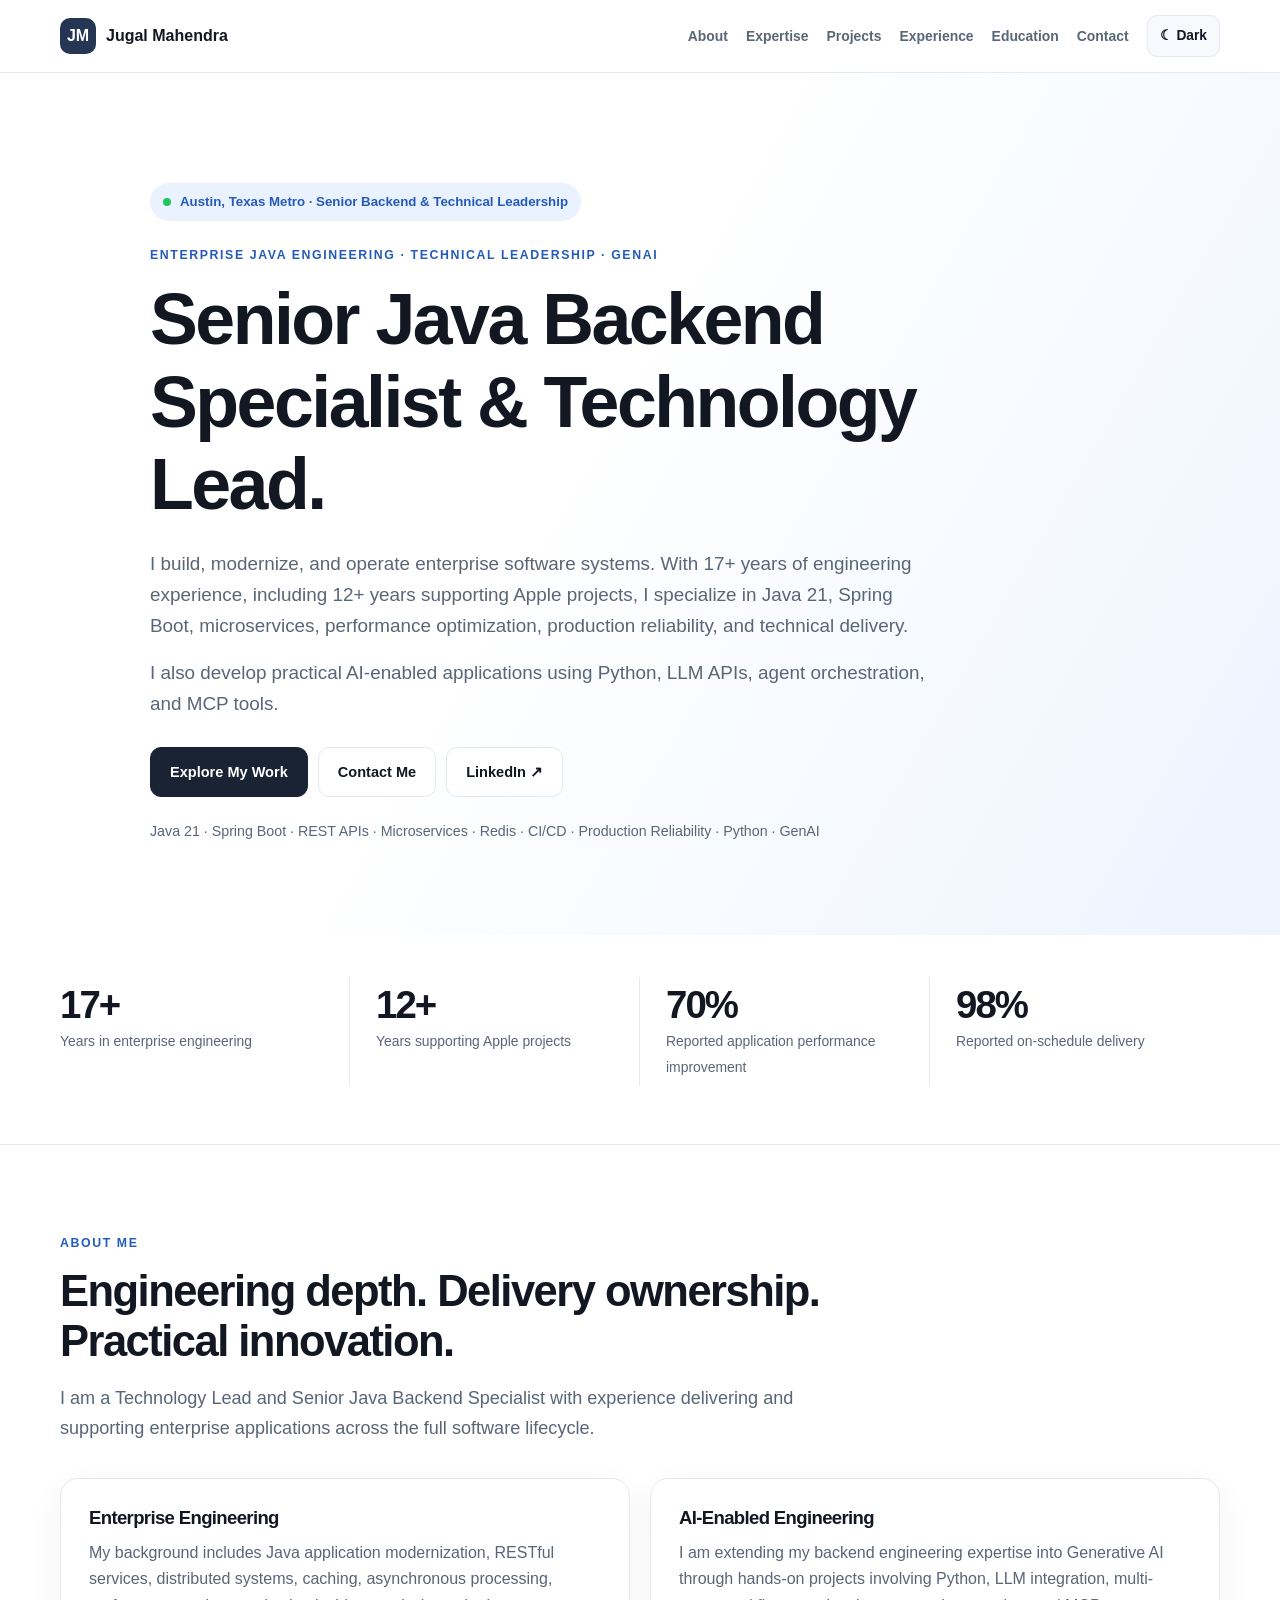
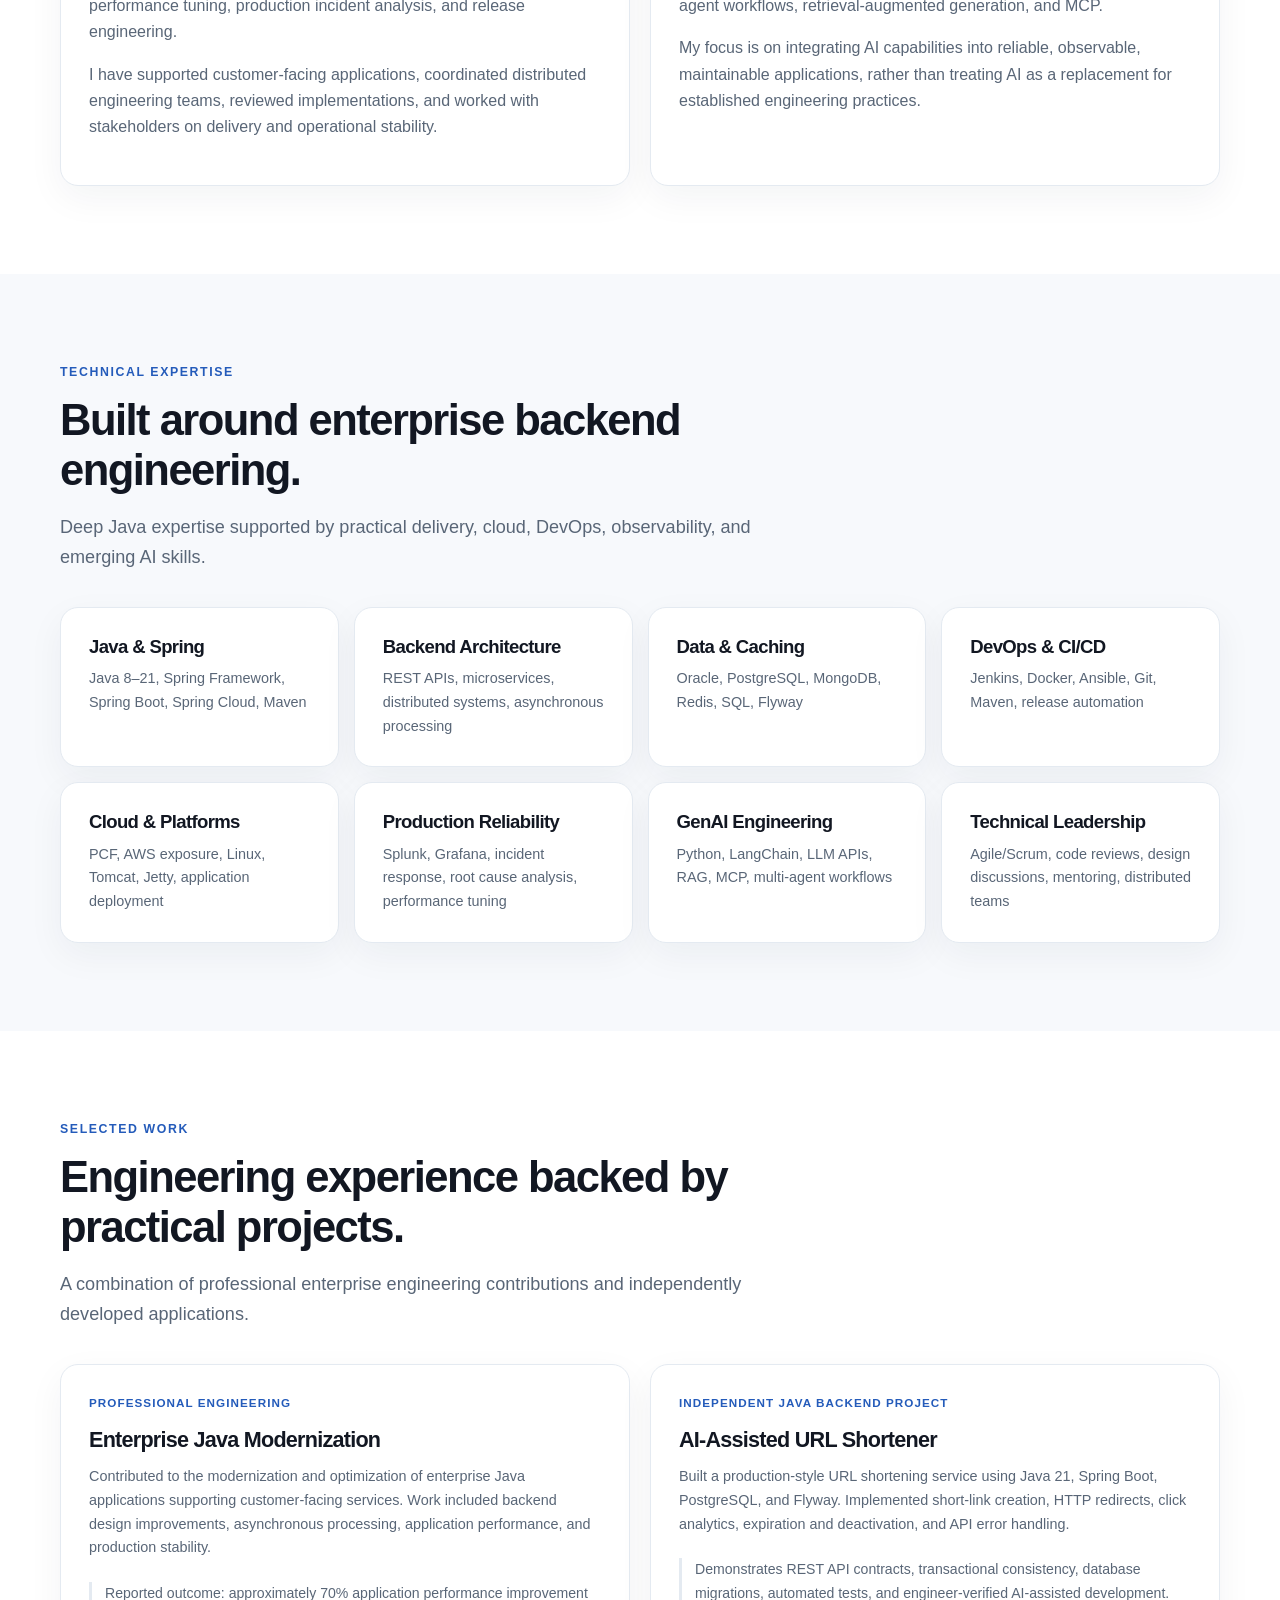
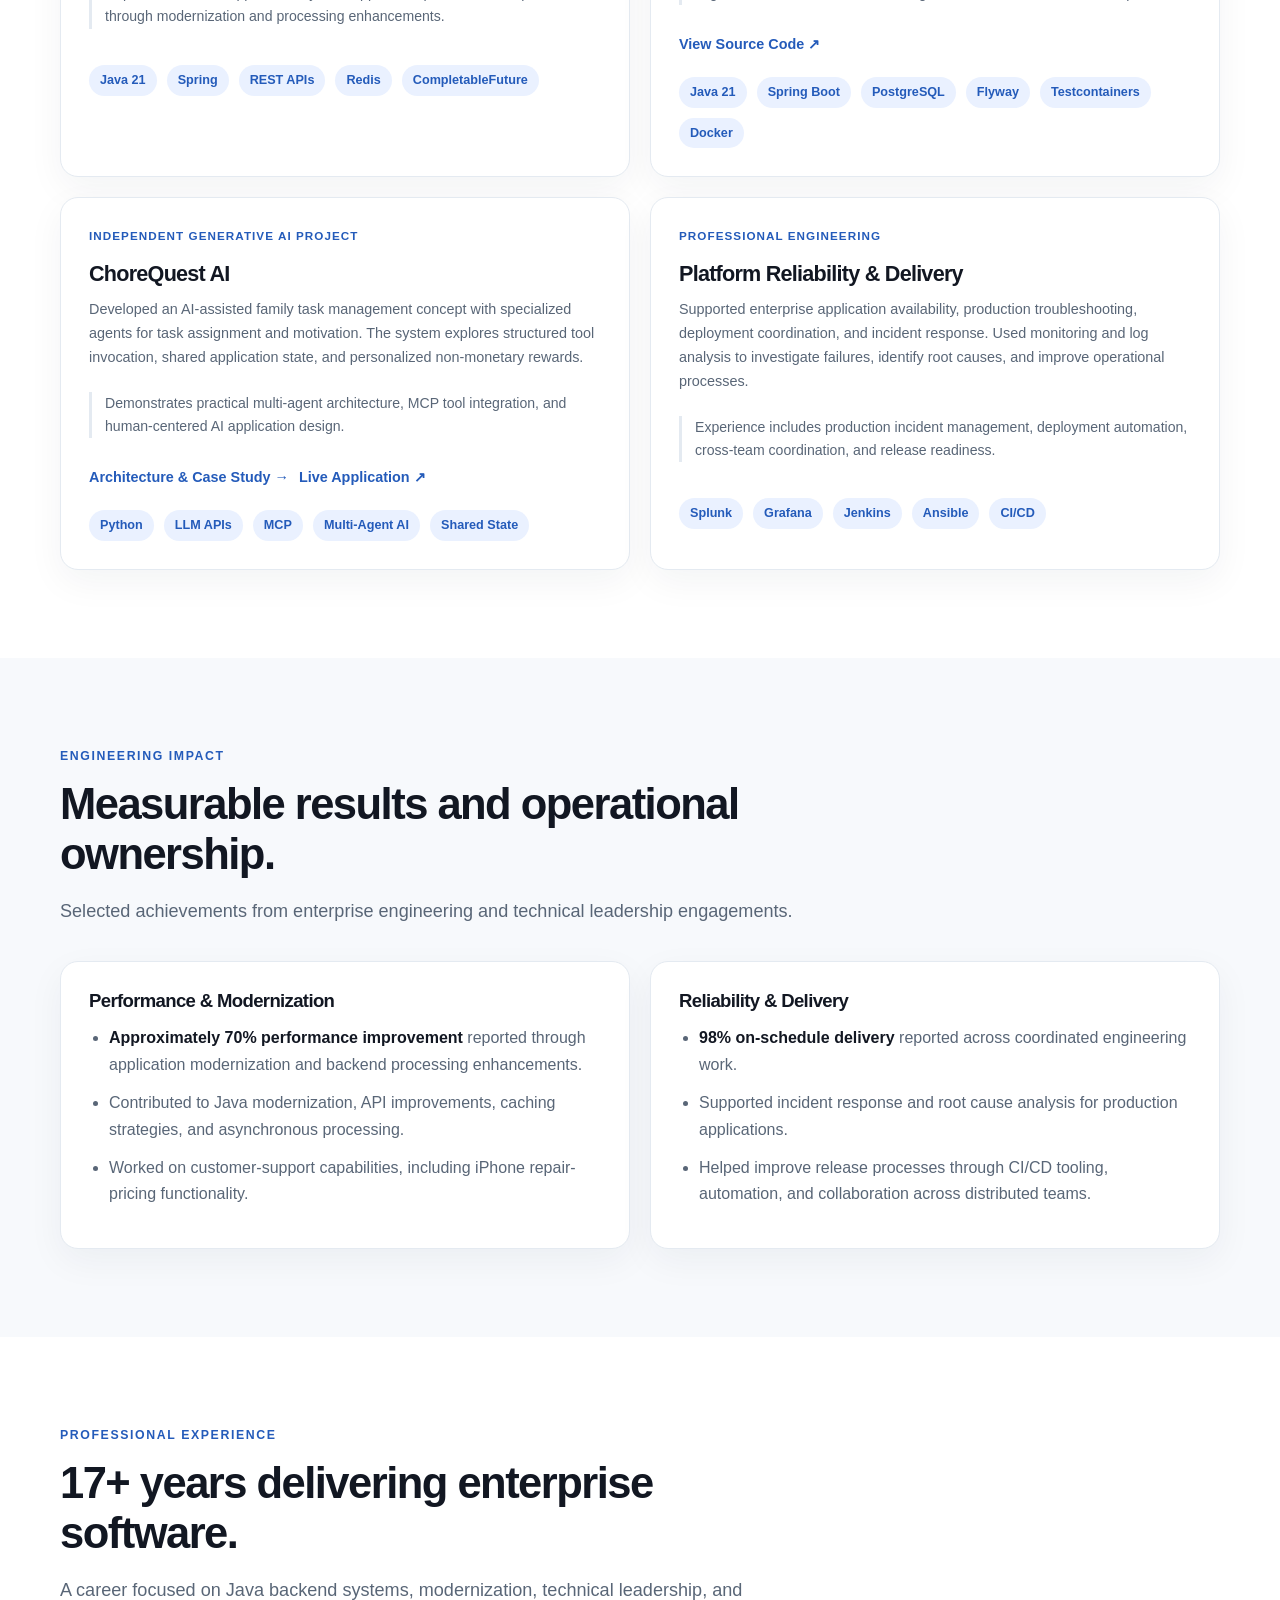
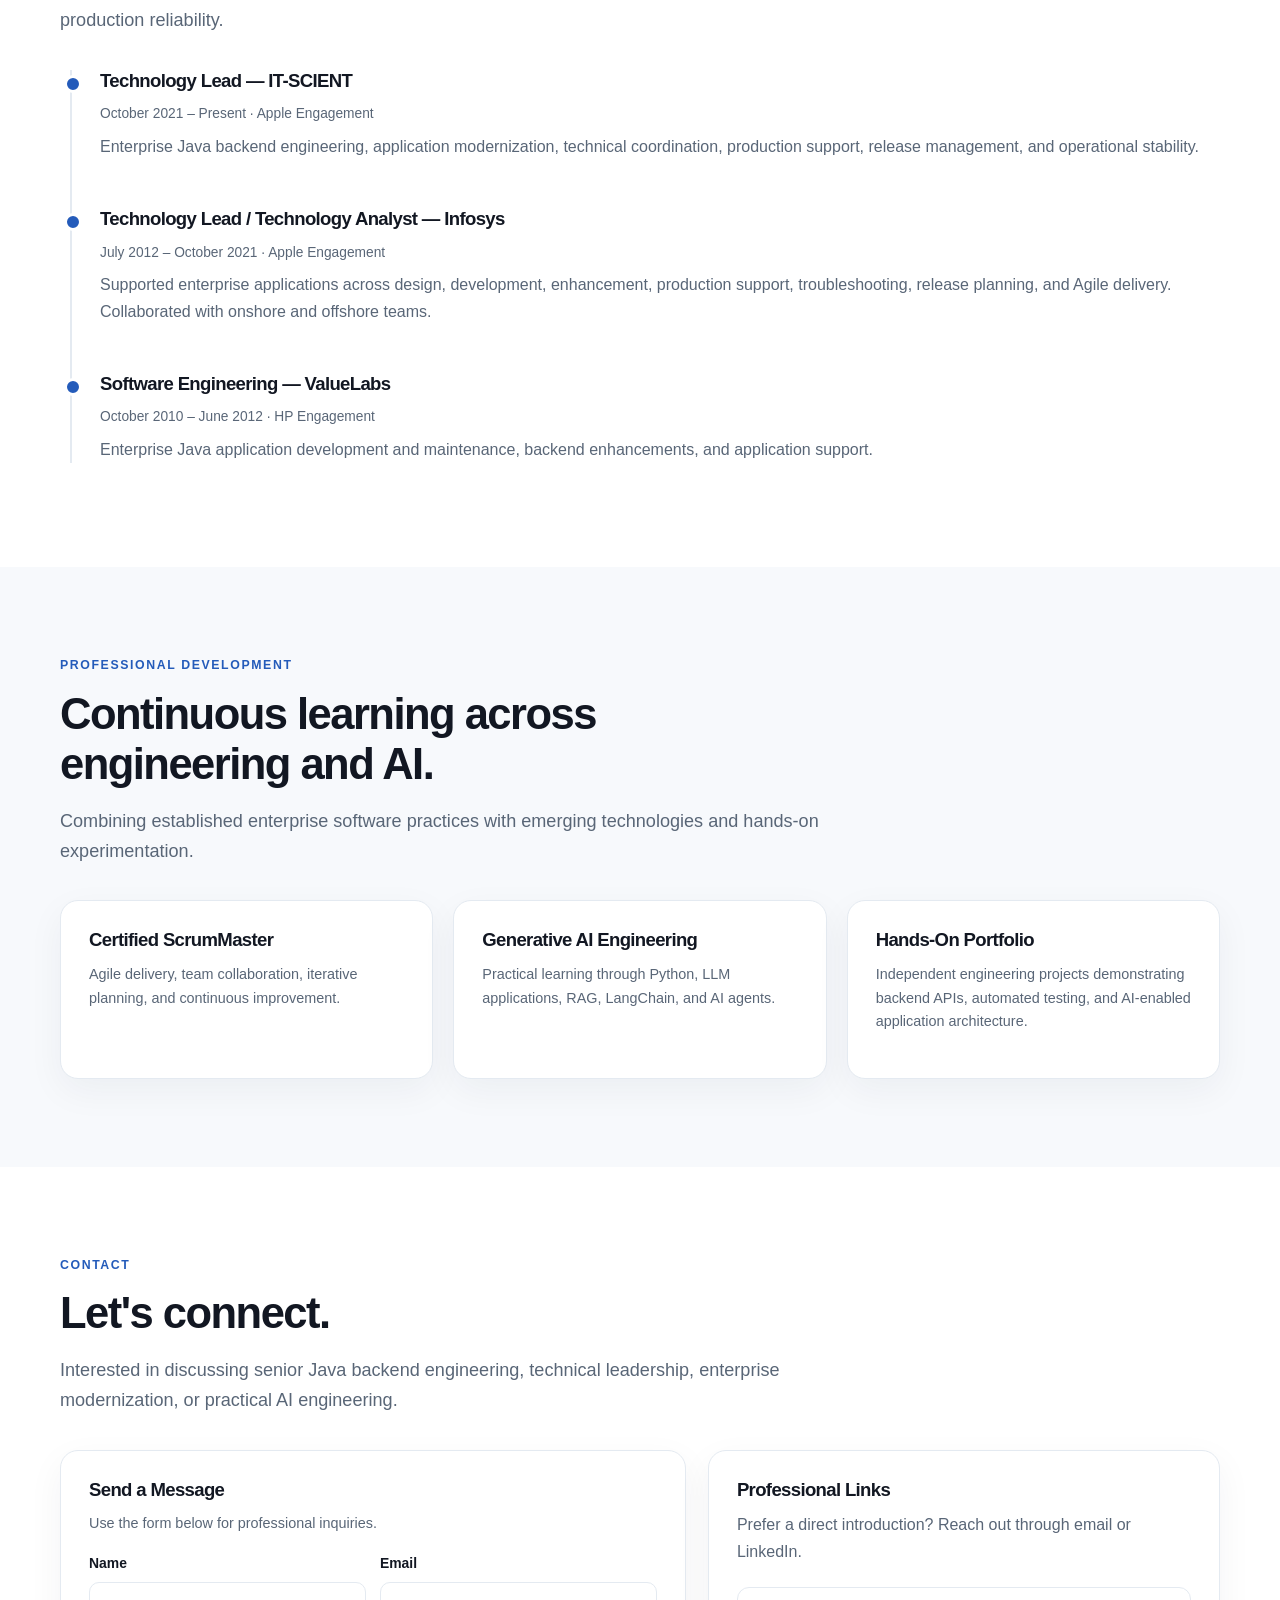
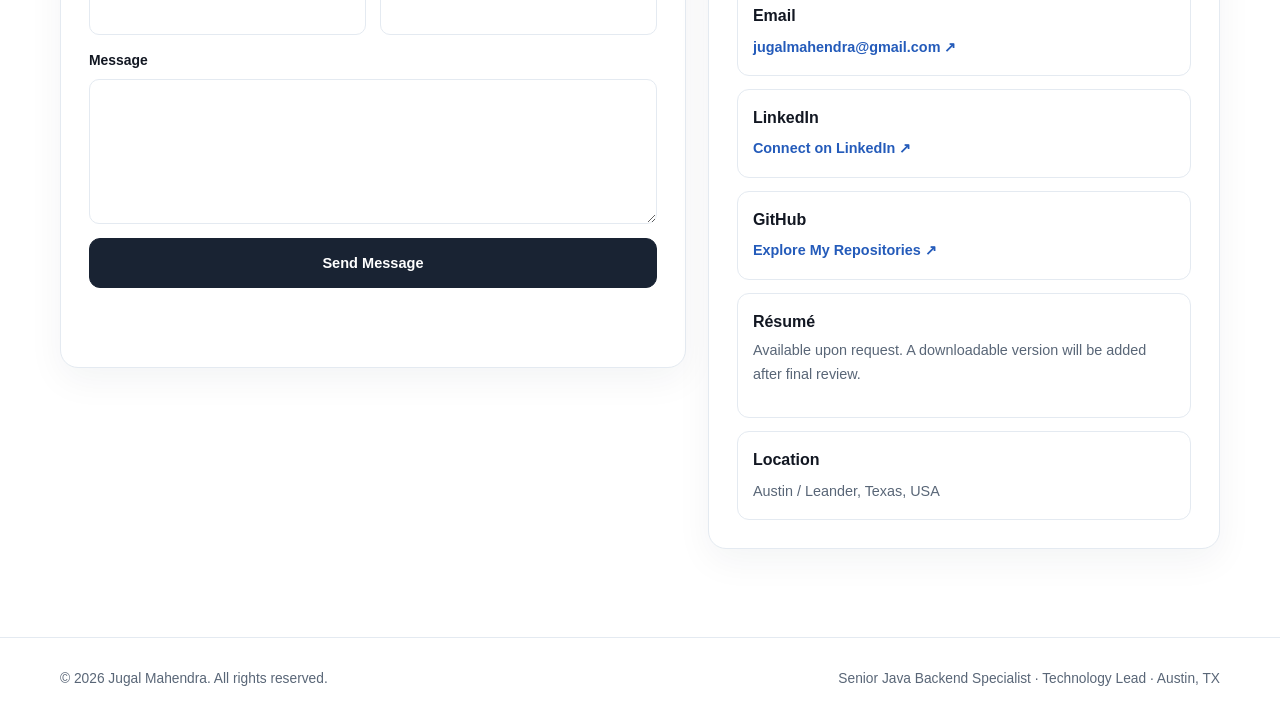
<file: index.html>
<!DOCTYPE html>
<html lang="en">
<head>
  <meta charset="UTF-8">
  <meta name="viewport" content="width=device-width, initial-scale=1">
  <meta name="theme-color" content="#ffffff">
  <meta name="robots" content="index, follow">

  <meta name="google-site-verification"
        content="kulXw9EekQB-znj5vqLneukkipNGbtLUuSbe7SC1vzQ">

  <title>Jugal Mahendra | Senior Java Backend Specialist & Technology Lead</title>

  <meta name="description"
        content="Jugal Mahendra is a Senior Java Backend Specialist and Technology Lead in Austin, Texas, with 17+ years in enterprise engineering, Java 21, Spring Boot, microservices, modernization, production reliability, and GenAI.">

  <link rel="canonical"
        href="https://jugalmahendra.github.io/">

  <meta property="og:type" content="website">
  <meta property="og:title"
        content="Jugal Mahendra | Senior Java Backend Specialist & Technology Lead">
  <meta property="og:description"
        content="17+ years of enterprise Java engineering, 12+ years supporting Apple projects, and hands-on GenAI engineering.">
  <meta property="og:url"
        content="https://jugalmahendra.github.io/">

  <meta name="twitter:card" content="summary">

  <script type="application/ld+json">
  {
    "@context": "https://schema.org",
    "@type": "Person",
    "name": "Jugal Mahendra",
    "url": "https://jugalmahendra.github.io/",
    "jobTitle": "Technology Lead",
    "description": "Senior Java Backend Specialist and Technology Lead with over 17 years of enterprise software engineering experience.",
    "sameAs": [
      "https://www.linkedin.com/in/jugalkmahendra/",
      "https://github.com/JugalMahendra"
    ],
    "knowsAbout": [
      "Java",
      "Java 21",
      "Spring Framework",
      "Spring Boot",
      "REST APIs",
      "Microservices",
      "Enterprise Modernization",
      "Redis",
      "Production Reliability",
      "CI/CD",
      "Docker",
      "Jenkins",
      "Generative AI",
      "LangChain",
      "Retrieval-Augmented Generation",
      "Model Context Protocol"
    ]
  }
  </script>

  <script>
    (function () {
      let saved = null;
      try {
        saved = localStorage.getItem("portfolio-theme");
      } catch (e) {}

      const prefersDark = window.matchMedia(
        "(prefers-color-scheme: dark)"
      ).matches;

      document.documentElement.dataset.theme =
        saved === "dark" ||
        (saved !== "light" && prefersDark)
          ? "dark"
          : "light";
    })();
  </script>

  <style>
    :root {
      color-scheme: light;
      --bg: #ffffff;
      --surface: #ffffff;
      --soft: #f7f9fc;
      --text: #121722;
      --muted: #596677;
      --line: #e4eaf1;
      --accent: #245bba;
      --accent-soft: #eaf1ff;
      --button: #192333;
      --button-text: #ffffff;
      --hero-end: #edf4ff;
      --shadow: 0 12px 36px rgba(20,38,64,.05);
      --success: #15803d;
      --error: #b91c1c;
    }

    html[data-theme="dark"] {
      color-scheme: dark;
      --bg: #0b1220;
      --surface: #142033;
      --soft: #101b2d;
      --text: #f1f5fb;
      --muted: #b0bfd2;
      --line: #29394e;
      --accent: #a4c8ff;
      --accent-soft: #233b5b;
      --button: #e6eefb;
      --button-text: #101827;
      --hero-end: #152b4b;
      --shadow: 0 12px 36px rgba(0,0,0,.18);
      --success: #86efac;
      --error: #fca5a5;
    }

    * { box-sizing: border-box; }

    html {
      scroll-behavior: smooth;
      scroll-padding-top: 90px;
    }

    body {
      margin: 0;
      background: var(--bg);
      color: var(--text);
      font-family: -apple-system, BlinkMacSystemFont,
        "Segoe UI", Inter, Helvetica, Arial, sans-serif;
      line-height: 1.65;
      -webkit-font-smoothing: antialiased;
    }

    a {
      color: inherit;
      text-decoration: none;
    }

    button, input, textarea { font: inherit; }
    button { cursor: pointer; }

    .container {
      width: min(92%, 1160px);
      margin: auto;
    }

    .section { padding: 88px 0; }
    .section.soft { background: var(--soft); }

    h1, h2, h3 {
      line-height: 1.15;
      letter-spacing: -.035em;
    }

    h1 {
      font-size: clamp(2.7rem, 5.6vw, 5.1rem);
      margin: 0 0 22px;
    }

    h2 {
      font-size: clamp(2rem, 3.4vw, 3rem);
      margin: 0 0 18px;
    }

    h3 {
      font-size: 1.16rem;
      margin: 0 0 12px;
    }

    p { margin: 0 0 16px; }

    .eyebrow {
      font-size: .77rem;
      font-weight: 750;
      text-transform: uppercase;
      letter-spacing: .13em;
      color: var(--accent);
      margin-bottom: 13px;
    }

    .lead {
      font-size: 1.13rem;
      color: var(--muted);
    }

    .muted { color: var(--muted); }
    .small { font-size: .9rem; }

    .section-intro {
      max-width: 760px;
      margin-bottom: 34px;
    }

    .grid {
      display: grid;
      gap: 20px;
    }

    .grid-2 {
      grid-template-columns: repeat(2, minmax(0,1fr));
    }

    .grid-3 {
      grid-template-columns: repeat(3, minmax(0,1fr));
    }

    .card {
      padding: 28px;
      background: var(--surface);
      border: 1px solid var(--line);
      border-radius: 18px;
      box-shadow: var(--shadow);
    }

    .btn {
      display: inline-flex;
      align-items: center;
      justify-content: center;
      padding: 12px 19px;
      gap: 8px;
      border-radius: 11px;
      border: 1px solid var(--line);
      background: var(--surface);
      color: var(--text);
      font-weight: 650;
      font-size: .91rem;
      transition: transform .2s, box-shadow .2s;
    }

    .btn:hover {
      transform: translateY(-2px);
      box-shadow: 0 8px 22px rgba(0,0,0,.08);
    }

    .btn.primary {
      background: var(--button);
      color: var(--button-text);
      border-color: var(--button);
    }

    .btn:disabled {
      opacity: .65;
      cursor: wait;
    }

    .actions, .tags, .links {
      display: flex;
      flex-wrap: wrap;
      gap: 10px;
    }

    .tags { margin-top: 18px; }

    .tag {
      display: inline-block;
      padding: 5px 11px;
      border-radius: 25px;
      background: var(--accent-soft);
      color: var(--accent);
      font-size: .79rem;
      font-weight: 600;
    }

    .text-link {
      color: var(--accent);
      font-size: .9rem;
      font-weight: 700;
    }

    .text-link:hover { text-decoration: underline; }

    .site-header {
      position: sticky;
      top: 0;
      z-index: 20;
      background: var(--bg);
      border-bottom: 1px solid var(--line);
    }

    .nav {
      min-height: 72px;
      display: flex;
      align-items: center;
      justify-content: space-between;
      gap: 20px;
    }

    .brand {
      display: flex;
      align-items: center;
      gap: 10px;
      font-weight: 750;
      white-space: nowrap;
    }

    .brand-mark {
      width: 36px;
      height: 36px;
      border-radius: 10px;
      display: grid;
      place-items: center;
      background: #243654;
      color: white;
    }

    .nav-right, .nav-links {
      display: flex;
      align-items: center;
      gap: 18px;
    }

    .nav-links a {
      font-size: .87rem;
      font-weight: 600;
      color: var(--muted);
    }

    .nav-links a:hover { color: var(--accent); }

    .theme-toggle, .menu-toggle {
      background: var(--soft);
      color: var(--text);
      border: 1px solid var(--line);
      border-radius: 10px;
      padding: 9px 12px;
      font-size: .86rem;
      font-weight: 650;
    }

    .menu-toggle { display: none; }

    a:focus-visible,
    button:focus-visible,
    input:focus-visible,
    textarea:focus-visible {
      outline: 3px solid var(--accent);
      outline-offset: 3px;
    }

    .hero {
      padding: 110px 0 75px;
      background: linear-gradient(
        120deg, var(--bg) 43%, var(--hero-end)
      );
    }

    .hero-inner { max-width: 980px; }

    .hero h1 { max-width: 900px; }

    .hero .lead {
      max-width: 790px;
      font-size: 1.18rem;
    }

    .hero .actions { margin-top: 28px; }

    .hero-details {
      margin-top: 23px;
      font-size: .89rem;
      color: var(--muted);
    }

    .status {
      display: inline-flex;
      align-items: center;
      gap: 9px;
      border-radius: 30px;
      padding: 8px 13px;
      background: var(--accent-soft);
      color: var(--accent);
      font-size: .83rem;
      font-weight: 650;
      margin-bottom: 24px;
    }

    .status-dot {
      width: 8px;
      height: 8px;
      background: #22c55e;
      border-radius: 50%;
    }

    .metrics {
      padding: 42px 0 58px;
      border-bottom: 1px solid var(--line);
    }

    .metrics-grid {
      display: grid;
      grid-template-columns: repeat(4,1fr);
    }

    .metric {
      padding: 5px 26px;
      border-right: 1px solid var(--line);
    }

    .metric:first-child { padding-left: 0; }
    .metric:last-child { border-right: 0; }

    .metric strong {
      display: block;
      font-size: clamp(1.9rem,3vw,2.65rem);
      line-height: 1.2;
      letter-spacing: -.05em;
    }

    .metric span {
      font-size: .87rem;
      color: var(--muted);
    }

    .skills-grid {
      display: grid;
      grid-template-columns: repeat(4,minmax(0,1fr));
      gap: 15px;
    }

    .skill-card h3 { margin-bottom: 10px; }
    .skill-card p { margin: 0; color: var(--muted); font-size: .9rem; }

    .project-card {
      display: flex;
      flex-direction: column;
      min-width: 0;
    }

    .project-label {
      color: var(--accent);
      font-size: .73rem;
      font-weight: 750;
      letter-spacing: .09em;
      text-transform: uppercase;
      margin-bottom: 16px;
    }

    .project-card h3 { font-size: 1.35rem; }

    .project-card .note {
      font-size: .88rem;
      color: var(--muted);
      border-left: 3px solid var(--line);
      padding-left: 13px;
      margin-top: 6px;
    }

    .project-card .links { margin-top: auto; padding-top: 12px; }

    .project-card .tags { margin-top: 20px; }

    .impact-list {
      padding-left: 20px;
      margin: 14px 0 0;
    }

    .impact-list li {
      margin-bottom: 12px;
      color: var(--muted);
    }

    .impact-list strong { color: var(--text); }

    .timeline {
      border-left: 2px solid var(--line);
      margin-left: 10px;
      padding-left: 28px;
    }

    .timeline-item {
      position: relative;
      padding-bottom: 32px;
    }

    .timeline-item:last-child { padding-bottom: 0; }

    .timeline-item::before {
      content: "";
      position: absolute;
      left: -36px;
      top: 5px;
      width: 12px;
      height: 12px;
      border-radius: 50%;
      background: var(--accent);
      border: 3px solid var(--bg);
    }

    .timeline-meta {
      color: var(--muted);
      font-size: .86rem;
      margin-bottom: 8px;
    }

    .contact-grid {
      display: grid;
      grid-template-columns: 1.1fr .9fr;
      gap: 22px;
      align-items: start;
    }

    .contact-form { display: grid; gap: 14px; }

    .form-grid {
      display: grid;
      grid-template-columns: 1fr 1fr;
      gap: 14px;
    }

    .field { display: grid; gap: 7px; }

    .field label {
      font-size: .87rem;
      font-weight: 650;
    }

    .field input, .field textarea {
      width: 100%;
      background: var(--bg);
      color: var(--text);
      border: 1px solid var(--line);
      border-radius: 10px;
      padding: 12px 13px;
    }

    .field textarea {
      min-height: 145px;
      resize: vertical;
    }

    .form-message {
      font-size: .88rem;
      min-height: 1.5em;
    }

    .form-message.success { color: var(--success); }
    .form-message.error { color: var(--error); }

    .contact-options {
      display: grid;
      gap: 13px;
      margin-top: 22px;
    }

    .contact-option {
      border: 1px solid var(--line);
      padding: 15px;
      border-radius: 12px;
      overflow-wrap: anywhere;
    }

    .contact-option strong {
      display: block;
      margin-bottom: 4px;
    }

    footer {
      border-top: 1px solid var(--line);
      padding: 30px 0;
      color: var(--muted);
      font-size: .86rem;
    }

    .footer-inner {
      display: flex;
      justify-content: space-between;
      gap: 20px;
      flex-wrap: wrap;
    }

    @media (max-width: 1000px) {
      .skills-grid {
        grid-template-columns: repeat(2,minmax(0,1fr));
      }

      .grid-3 { grid-template-columns: repeat(2,minmax(0,1fr)); }

      .nav-links { gap: 12px; }
    }

    @media (max-width: 760px) {
      .section { padding: 65px 0; }
      .hero { padding: 78px 0 60px; }

      .menu-toggle { display: inline-block; }

      .nav-right { gap: 9px; }

      .nav-links {
        display: none;
        position: absolute;
        top: 72px;
        left: 0;
        right: 0;
        padding: 20px 5%;
        background: var(--bg);
        border-bottom: 1px solid var(--line);
        flex-direction: column;
        align-items: stretch;
        gap: 16px;
      }

      .nav-links.open { display: flex; }

      .grid-2, .grid-3, .contact-grid {
        grid-template-columns: 1fr;
      }

      .metrics-grid { grid-template-columns: repeat(2,1fr); }

      .metric {
        padding: 18px;
        border-right: 0;
        border-bottom: 1px solid var(--line);
      }

      .metric:first-child { padding-left: 18px; }

      .form-grid { grid-template-columns: 1fr; }
    }

    @media (max-width: 480px) {
      .skills-grid { grid-template-columns: 1fr; }
      .card { padding: 22px; }
      .brand-name { font-size: .88rem; }
      .theme-toggle, .menu-toggle { padding: 8px 10px; }
    }

    @media (prefers-reduced-motion: reduce) {
      html { scroll-behavior: auto; }
      *, *::before, *::after {
        transition-duration: .01ms !important;
        animation-duration: .01ms !important;
      }
    }
  </style>
</head>

<body>
  <a href="#main"
     style="position:absolute;left:-9999px"
     id="skipLink">Skip to main content</a>

  <header class="site-header">
    <nav class="container nav" aria-label="Main navigation">
      <a class="brand" href="#home" aria-label="Jugal Mahendra homepage">
        <span class="brand-mark">JM</span>
        <span class="brand-name">Jugal Mahendra</span>
      </a>

      <div class="nav-right">
        <div class="nav-links" id="navLinks">
          <a href="#about">About</a>
          <a href="#expertise">Expertise</a>
          <a href="#projects">Projects</a>
          <a href="#experience">Experience</a>
          <a href="#education">Education</a>
          <a href="#contact">Contact</a>
        </div>

        <button class="theme-toggle"
                type="button"
                id="themeToggle"
                aria-label="Toggle dark mode">
          Theme
        </button>

        <button class="menu-toggle"
                type="button"
                id="menuToggle"
                aria-controls="navLinks"
                aria-expanded="false">
          Menu
        </button>
      </div>
    </nav>
  </header>

  <main id="main">

    <!-- HERO -->
    <section id="home" class="hero">
      <div class="container hero-inner">
        <div class="status">
          <span class="status-dot" aria-hidden="true"></span>
          Austin, Texas Metro · Senior Backend & Technical Leadership
        </div>

        <div class="eyebrow">
          Enterprise Java Engineering · Technical Leadership · GenAI
        </div>

        <h1>Senior Java Backend Specialist &amp; Technology Lead.</h1>

        <p class="lead">
          I build, modernize, and operate enterprise software systems.
          With 17+ years of engineering experience, including 12+
          years supporting Apple projects, I specialize in Java 21,
          Spring Boot, microservices, performance optimization,
          production reliability, and technical delivery.
        </p>

        <p class="lead">
          I also develop practical AI-enabled applications using
          Python, LLM APIs, agent orchestration, and MCP tools.
        </p>

        <div class="actions">
          <a class="btn primary" href="#projects">
            Explore My Work
          </a>
          <a class="btn" href="#contact">
            Contact Me
          </a>
          <a class="btn"
             href="https://www.linkedin.com/in/jugalkmahendra/"
             target="_blank"
             rel="noopener noreferrer">
            LinkedIn ↗
          </a>
        </div>

        <p class="hero-details">
          Java 21 · Spring Boot · REST APIs · Microservices · Redis ·
          CI/CD · Production Reliability · Python · GenAI
        </p>
      </div>
    </section>

    <!-- METRICS -->
    <section class="metrics" aria-label="Career highlights">
      <div class="container metrics-grid">
        <div class="metric">
          <strong>17+</strong>
          <span>Years in enterprise engineering</span>
        </div>
        <div class="metric">
          <strong>12+</strong>
          <span>Years supporting Apple projects</span>
        </div>
        <div class="metric">
          <strong>70%</strong>
          <span>Reported application performance improvement</span>
        </div>
        <div class="metric">
          <strong>98%</strong>
          <span>Reported on-schedule delivery</span>
        </div>
      </div>
    </section>

    <!-- ABOUT -->
    <section id="about" class="section">
      <div class="container">
        <div class="section-intro">
          <div class="eyebrow">About Me</div>
          <h2>Engineering depth. Delivery ownership. Practical innovation.</h2>
          <p class="lead">
            I am a Technology Lead and Senior Java Backend Specialist
            with experience delivering and supporting enterprise
            applications across the full software lifecycle.
          </p>
        </div>

        <div class="grid grid-2">
          <div class="card">
            <h3>Enterprise Engineering</h3>
            <p class="muted">
              My background includes Java application modernization,
              RESTful services, distributed systems, caching,
              asynchronous processing, performance tuning,
              production incident analysis, and release engineering.
            </p>
            <p class="muted">
              I have supported customer-facing applications,
              coordinated distributed engineering teams, reviewed
              implementations, and worked with stakeholders on
              delivery and operational stability.
            </p>
          </div>

          <div class="card">
            <h3>AI-Enabled Engineering</h3>
            <p class="muted">
              I am extending my backend engineering expertise into
              Generative AI through hands-on projects involving
              Python, LLM integration, multi-agent workflows,
              retrieval-augmented generation, and MCP.
            </p>
            <p class="muted">
              My focus is on integrating AI capabilities into
              reliable, observable, maintainable applications,
              rather than treating AI as a replacement for
              established engineering practices.
            </p>
          </div>
        </div>
      </div>
    </section>

    <!-- EXPERTISE -->
    <section id="expertise" class="section soft">
      <div class="container">
        <div class="section-intro">
          <div class="eyebrow">Technical Expertise</div>
          <h2>Built around enterprise backend engineering.</h2>
          <p class="lead">
            Deep Java expertise supported by practical delivery,
            cloud, DevOps, observability, and emerging AI skills.
          </p>
        </div>

        <div class="skills-grid">
          <div class="card skill-card">
            <h3>Java &amp; Spring</h3>
            <p>Java 8–21, Spring Framework, Spring Boot, Spring Cloud, Maven</p>
          </div>
          <div class="card skill-card">
            <h3>Backend Architecture</h3>
            <p>REST APIs, microservices, distributed systems, asynchronous processing</p>
          </div>
          <div class="card skill-card">
            <h3>Data &amp; Caching</h3>
            <p>Oracle, PostgreSQL, MongoDB, Redis, SQL, Flyway</p>
          </div>
          <div class="card skill-card">
            <h3>DevOps &amp; CI/CD</h3>
            <p>Jenkins, Docker, Ansible, Git, Maven, release automation</p>
          </div>
          <div class="card skill-card">
            <h3>Cloud &amp; Platforms</h3>
            <p>PCF, AWS exposure, Linux, Tomcat, Jetty, application deployment</p>
          </div>
          <div class="card skill-card">
            <h3>Production Reliability</h3>
            <p>Splunk, Grafana, incident response, root cause analysis, performance tuning</p>
          </div>
          <div class="card skill-card">
            <h3>GenAI Engineering</h3>
            <p>Python, LangChain, LLM APIs, RAG, MCP, multi-agent workflows</p>
          </div>
          <div class="card skill-card">
            <h3>Technical Leadership</h3>
            <p>Agile/Scrum, code reviews, design discussions, mentoring, distributed teams</p>
          </div>
        </div>
      </div>
    </section>

    <!-- PROJECTS -->
    <section id="projects" class="section">
      <div class="container">
        <div class="section-intro">
          <div class="eyebrow">Selected Work</div>
          <h2>Engineering experience backed by practical projects.</h2>
          <p class="lead">
            A combination of professional enterprise engineering
            contributions and independently developed applications.
          </p>
        </div>

        <div class="grid grid-2">

          <!-- PROJECT 1 -->
          <article class="card project-card">
            <div class="project-label">Professional Engineering</div>
            <h3>Enterprise Java Modernization</h3>
            <p class="muted small">
              Contributed to the modernization and optimization of
              enterprise Java applications supporting customer-facing
              services. Work included backend design improvements,
              asynchronous processing, application performance,
              and production stability.
            </p>
            <p class="note">
              Reported outcome: approximately 70% application
              performance improvement through modernization
              and processing enhancements.
            </p>
            <div class="tags">
              <span class="tag">Java 21</span>
              <span class="tag">Spring</span>
              <span class="tag">REST APIs</span>
              <span class="tag">Redis</span>
              <span class="tag">CompletableFuture</span>
            </div>
          </article>

          <!-- PROJECT 2 -->
          <article class="card project-card">
            <div class="project-label">
              Independent Java Backend Project
            </div>
            <h3>AI-Assisted URL Shortener</h3>
            <p class="muted small">
              Built a production-style URL shortening service
              using Java 21, Spring Boot, PostgreSQL, and Flyway.
              Implemented short-link creation, HTTP redirects,
              click analytics, expiration and deactivation,
              and API error handling.
            </p>
            <p class="note">
              Demonstrates REST API contracts, transactional
              consistency, database migrations, automated tests,
              and engineer-verified AI-assisted development.
            </p>
            <div class="links">
              <a class="text-link"
                 href="https://github.com/JugalMahendra/CS-ai-assisted-url-shortener"
                 target="_blank"
                 rel="noopener noreferrer">
                View Source Code ↗
              </a>
            </div>
            <div class="tags">
              <span class="tag">Java 21</span>
              <span class="tag">Spring Boot</span>
              <span class="tag">PostgreSQL</span>
              <span class="tag">Flyway</span>
              <span class="tag">Testcontainers</span>
              <span class="tag">Docker</span>
            </div>
          </article>

          <!-- PROJECT 3 -->
          <article class="card project-card">
            <div class="project-label">
              Independent Generative AI Project
            </div>
            <h3>ChoreQuest AI</h3>
            <p class="muted small">
              Developed an AI-assisted family task management
              concept with specialized agents for task assignment
              and motivation. The system explores structured tool
              invocation, shared application state, and
              personalized non-monetary rewards.
            </p>
            <p class="note">
              Demonstrates practical multi-agent architecture,
              MCP tool integration, and human-centered AI
              application design.
            </p>
            <div class="links">
              <a class="text-link"
                 href="chorequest.html">
                Architecture &amp; Case Study →
              </a>
              <a class="text-link"
                 href="https://chorequest-web-bay.vercel.app/"
                 target="_blank"
                 rel="noopener noreferrer">
                Live Application ↗
              </a>
            </div>
            <div class="tags">
              <span class="tag">Python</span>
              <span class="tag">LLM APIs</span>
              <span class="tag">MCP</span>
              <span class="tag">Multi-Agent AI</span>
              <span class="tag">Shared State</span>
            </div>
          </article>

          <!-- PROJECT 4 -->
          <article class="card project-card">
            <div class="project-label">Professional Engineering</div>
            <h3>Platform Reliability &amp; Delivery</h3>
            <p class="muted small">
              Supported enterprise application availability,
              production troubleshooting, deployment coordination,
              and incident response. Used monitoring and log
              analysis to investigate failures, identify root
              causes, and improve operational processes.
            </p>
            <p class="note">
              Experience includes production incident management,
              deployment automation, cross-team coordination,
              and release readiness.
            </p>
            <div class="tags">
              <span class="tag">Splunk</span>
              <span class="tag">Grafana</span>
              <span class="tag">Jenkins</span>
              <span class="tag">Ansible</span>
              <span class="tag">CI/CD</span>
            </div>
          </article>

        </div>
      </div>
    </section>

    <!-- IMPACT -->
    <section id="impact" class="section soft">
      <div class="container">
        <div class="section-intro">
          <div class="eyebrow">Engineering Impact</div>
          <h2>Measurable results and operational ownership.</h2>
          <p class="lead">
            Selected achievements from enterprise engineering
            and technical leadership engagements.
          </p>
        </div>

        <div class="grid grid-2">
          <div class="card">
            <h3>Performance &amp; Modernization</h3>
            <ul class="impact-list">
              <li>
                <strong>Approximately 70% performance improvement</strong>
                reported through application modernization and
                backend processing enhancements.
              </li>
              <li>
                Contributed to Java modernization, API
                improvements, caching strategies, and
                asynchronous processing.
              </li>
              <li>
                Worked on customer-support capabilities,
                including iPhone repair-pricing functionality.
              </li>
            </ul>
          </div>

          <div class="card">
            <h3>Reliability &amp; Delivery</h3>
            <ul class="impact-list">
              <li>
                <strong>98% on-schedule delivery</strong>
                reported across coordinated engineering work.
              </li>
              <li>
                Supported incident response and root cause
                analysis for production applications.
              </li>
              <li>
                Helped improve release processes through
                CI/CD tooling, automation, and collaboration
                across distributed teams.
              </li>
            </ul>
          </div>
        </div>
      </div>
    </section>

    <!-- EXPERIENCE -->
    <section id="experience" class="section">
      <div class="container">
        <div class="section-intro">
          <div class="eyebrow">Professional Experience</div>
          <h2>17+ years delivering enterprise software.</h2>
          <p class="lead">
            A career focused on Java backend systems,
            modernization, technical leadership,
            and production reliability.
          </p>
        </div>

        <div class="timeline">

          <div class="timeline-item">
            <h3>Technology Lead — IT-SCIENT</h3>
            <div class="timeline-meta">
              October 2021 – Present · Apple Engagement
            </div>
            <p class="muted">
              Enterprise Java backend engineering, application
              modernization, technical coordination, production
              support, release management, and operational stability.
            </p>
          </div>

          <div class="timeline-item">
            <h3>Technology Lead / Technology Analyst — Infosys</h3>
            <div class="timeline-meta">
              July 2012 – October 2021 · Apple Engagement
            </div>
            <p class="muted">
              Supported enterprise applications across design,
              development, enhancement, production support,
              troubleshooting, release planning, and Agile delivery.
              Collaborated with onshore and offshore teams.
            </p>
          </div>

          <div class="timeline-item">
            <h3>Software Engineering — ValueLabs</h3>
            <div class="timeline-meta">
              October 2010 – June 2012 · HP Engagement
            </div>
            <p class="muted">
              Enterprise Java application development and
              maintenance, backend enhancements, and
              application support.
            </p>
          </div>

        </div>
      </div>
    </section>

    <!-- EDUCATION -->
    <section id="education" class="section soft">
      <div class="container">
        <div class="section-intro">
          <div class="eyebrow">Professional Development</div>
          <h2>Continuous learning across engineering and AI.</h2>
          <p class="lead">
            Combining established enterprise software practices
            with emerging technologies and hands-on experimentation.
          </p>
        </div>

        <div class="grid grid-3">
          <div class="card">
            <h3>Certified ScrumMaster</h3>
            <p class="muted small">
              Agile delivery, team collaboration,
              iterative planning, and continuous improvement.
            </p>
          </div>

          <div class="card">
            <h3>Generative AI Engineering</h3>
            <p class="muted small">
              Practical learning through Python, LLM
              applications, RAG, LangChain, and AI agents.
            </p>
          </div>

          <div class="card">
            <h3>Hands-On Portfolio</h3>
            <p class="muted small">
              Independent engineering projects demonstrating
              backend APIs, automated testing, and
              AI-enabled application architecture.
            </p>
          </div>
        </div>
      </div>
    </section>

    <!-- CONTACT -->
    <section id="contact" class="section">
      <div class="container">
        <div class="section-intro">
          <div class="eyebrow">Contact</div>
          <h2>Let's connect.</h2>
          <p class="lead">
            Interested in discussing senior Java backend
            engineering, technical leadership, enterprise
            modernization, or practical AI engineering.
          </p>
        </div>

        <div class="contact-grid">
          <div class="card">
            <h3>Send a Message</h3>
            <p class="muted small">
              Use the form below for professional inquiries.
            </p>

            <form id="contactForm"
                  action="https://formspree.io/f/mgokzbee"
                  method="POST"
                  class="contact-form">

              <input type="hidden"
                     name="_subject"
                     value="Portfolio Contact — Jugal Mahendra">

              <div class="form-grid">
                <div class="field">
                  <label for="contactName">Name</label>
                  <input id="contactName"
                         name="name"
                         type="text"
                         autocomplete="name"
                         required>
                </div>

                <div class="field">
                  <label for="contactEmail">Email</label>
                  <input id="contactEmail"
                         name="email"
                         type="email"
                         autocomplete="email"
                         required>
                </div>
              </div>

              <div class="field">
                <label for="contactMessage">Message</label>
                <textarea id="contactMessage"
                          name="message"
                          required
                          minlength="10"></textarea>
              </div>

              <button class="btn primary"
                      id="contactSubmit"
                      type="submit">
                Send Message
              </button>

              <p id="formMessage"
                 class="form-message"
                 role="status"
                 aria-live="polite"></p>
            </form>
          </div>

          <aside class="card">
            <h3>Professional Links</h3>
            <p class="muted">
              Prefer a direct introduction? Reach out
              through email or LinkedIn.
            </p>

            <div class="contact-options">
              <div class="contact-option">
                <strong>Email</strong>
                <a class="text-link"
                   href="mailto:jugalmahendra@gmail.com">
                  jugalmahendra@gmail.com ↗
                </a>
              </div>

              <div class="contact-option">
                <strong>LinkedIn</strong>
                <a class="text-link"
                   href="https://www.linkedin.com/in/jugalkmahendra/"
                   target="_blank"
                   rel="noopener noreferrer">
                  Connect on LinkedIn ↗
                </a>
              </div>

              <div class="contact-option">
                <strong>GitHub</strong>
                <a class="text-link"
                   href="https://github.com/JugalMahendra"
                   target="_blank"
                   rel="noopener noreferrer">
                  Explore My Repositories ↗
                </a>
              </div>

              <div class="contact-option">
                <strong>Résumé</strong>
                <p class="muted small">
                  Available upon request. A downloadable
                  version will be added after final review.
                </p>
              </div>

              <div class="contact-option">
                <strong>Location</strong>
                <span class="muted small">
                  Austin / Leander, Texas, USA
                </span>
              </div>
            </div>
          </aside>
        </div>
      </div>
    </section>

  </main>

  <footer>
    <div class="container footer-inner">
      <span>
        © <span id="year"></span> Jugal Mahendra.
        All rights reserved.
      </span>
      <span>
        Senior Java Backend Specialist · Technology Lead · Austin, TX
      </span>
    </div>
  </footer>

  <script>
    (function () {
      "use strict";

      const root = document.documentElement;
      const themeToggle = document.getElementById("themeToggle");
      const menuToggle = document.getElementById("menuToggle");
      const navLinks = document.getElementById("navLinks");

      const year = document.getElementById("year");
      if (year) {
        year.textContent = new Date().getFullYear();
      }

      function updateThemeButton() {
        const dark = root.dataset.theme === "dark";
        themeToggle.textContent = dark ? "☀ Light" : "☾ Dark";
        themeToggle.setAttribute(
          "aria-label",
          dark ? "Switch to light mode" : "Switch to dark mode"
        );
        themeToggle.setAttribute("aria-pressed", String(dark));
      }

      updateThemeButton();

      themeToggle.addEventListener("click", function () {
        const next = root.dataset.theme === "dark"
          ? "light"
          : "dark";

        root.dataset.theme = next;

        try {
          localStorage.setItem("portfolio-theme", next);
        } catch (e) {}

        updateThemeButton();
      });

      function closeMenu() {
        navLinks.classList.remove("open");
        menuToggle.setAttribute("aria-expanded", "false");
      }

      menuToggle.addEventListener("click", function () {
        const isOpen = navLinks.classList.toggle("open");
        menuToggle.setAttribute(
          "aria-expanded",
          String(isOpen)
        );
      });

      navLinks.querySelectorAll("a").forEach(function (link) {
        link.addEventListener("click", closeMenu);
      });

      document.addEventListener("keydown", function (event) {
        if (event.key === "Escape") {
          closeMenu();
        }
      });

      // Contact form with Formspree response handling
      const form = document.getElementById("contactForm");
      const submitButton = document.getElementById("contactSubmit");
      const formMessage = document.getElementById("formMessage");

      form.addEventListener("submit", async function (event) {
        event.preventDefault();

        if (!form.reportValidity()) return;

        submitButton.disabled = true;
        submitButton.textContent = "Sending...";
        formMessage.textContent = "";
        formMessage.className = "form-message";

        try {
          const response = await fetch(form.action, {
            method: "POST",
            body: new FormData(form),
            headers: {
              "Accept": "application/json"
            }
          });

          if (!response.ok) {
            throw new Error("Form submission failed");
          }

          formMessage.textContent =
            "Thank you. Your message has been submitted successfully.";
          formMessage.classList.add("success");
          form.reset();

        } catch (error) {
          formMessage.textContent =
            "Unable to send the message right now. " +
            "Please contact me directly by email.";
          formMessage.classList.add("error");

        } finally {
          submitButton.disabled = false;
          submitButton.textContent = "Send Message";
        }
      });

      // Make the keyboard skip link visible when focused
      const skipLink = document.getElementById("skipLink");

      skipLink.addEventListener("focus", function () {
        skipLink.style.cssText =
          "position:fixed;top:10px;left:10px;" +
          "z-index:999;background:var(--surface);" +
          "color:var(--text);padding:12px;border-radius:8px;";
      });

      skipLink.addEventListener("blur", function () {
        skipLink.style.cssText =
          "position:absolute;left:-9999px;";
      });
    })();
  </script>
</body>
</html>
</file>
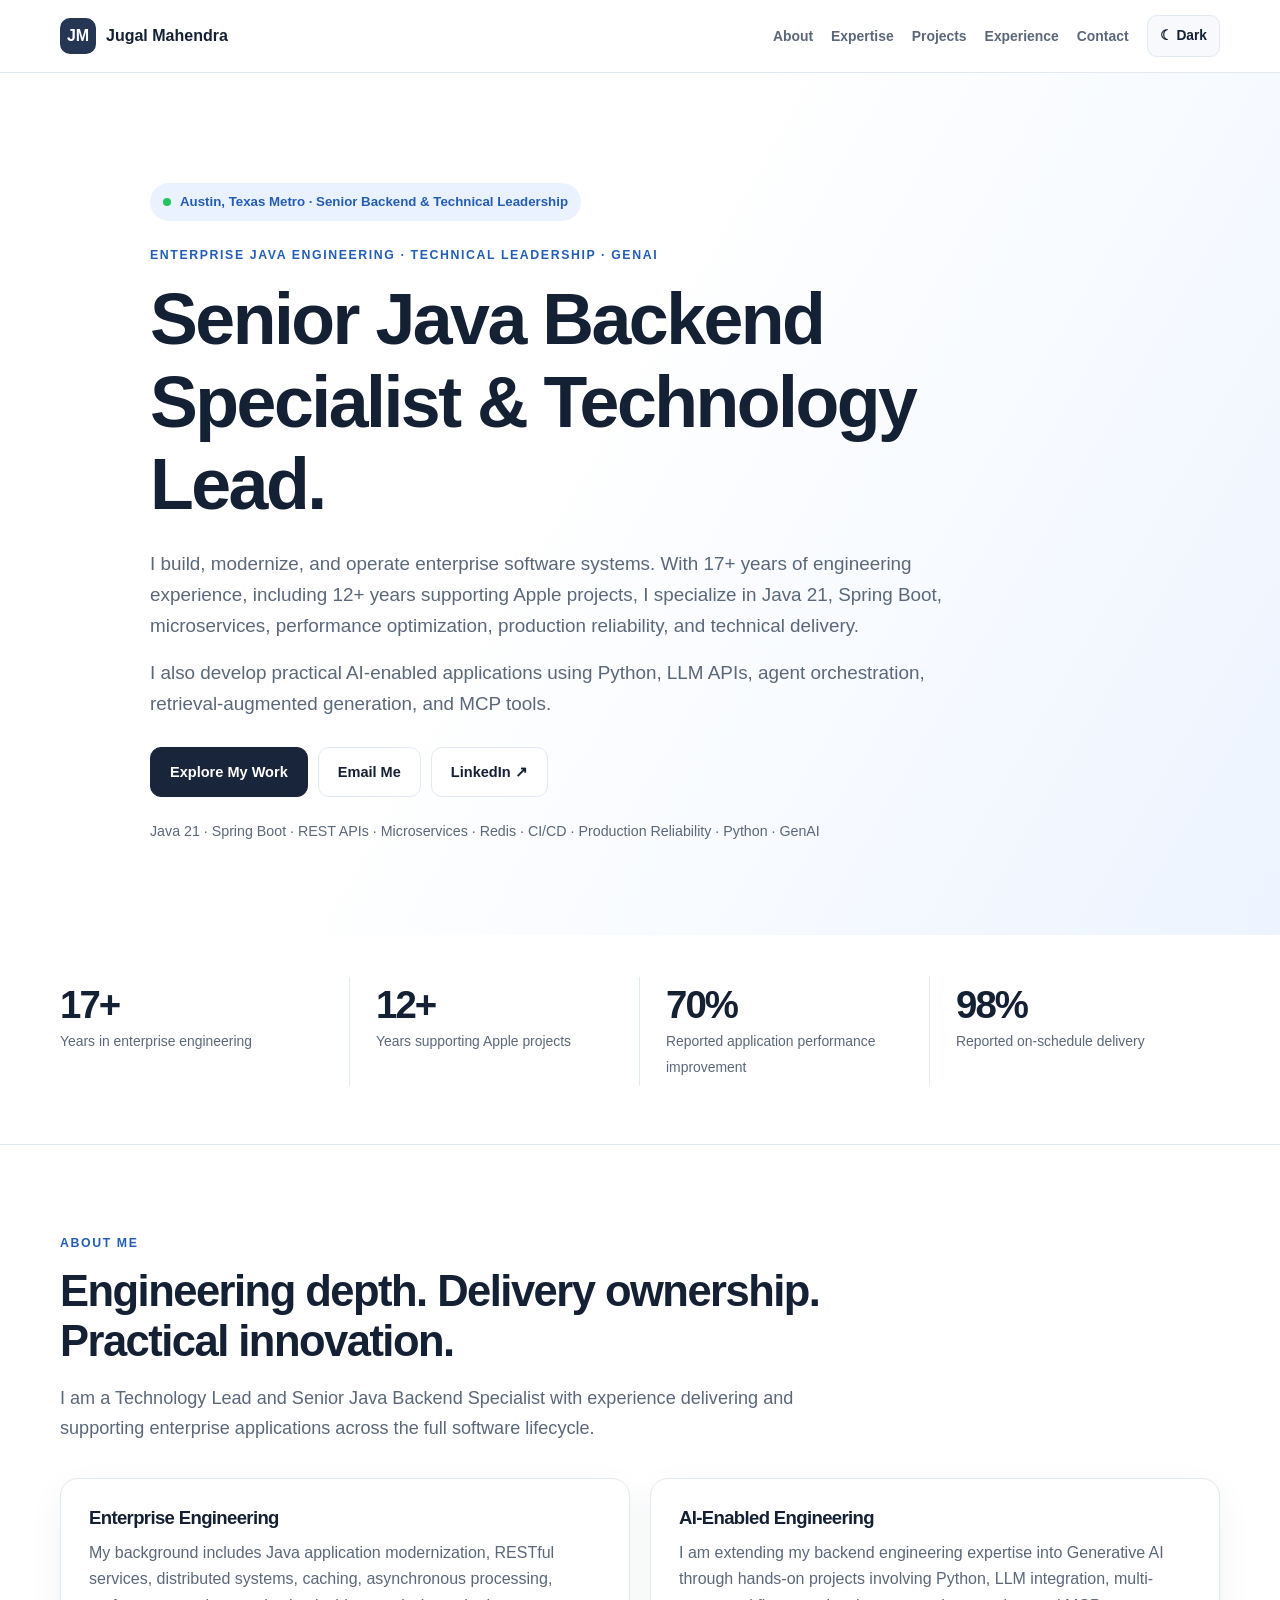
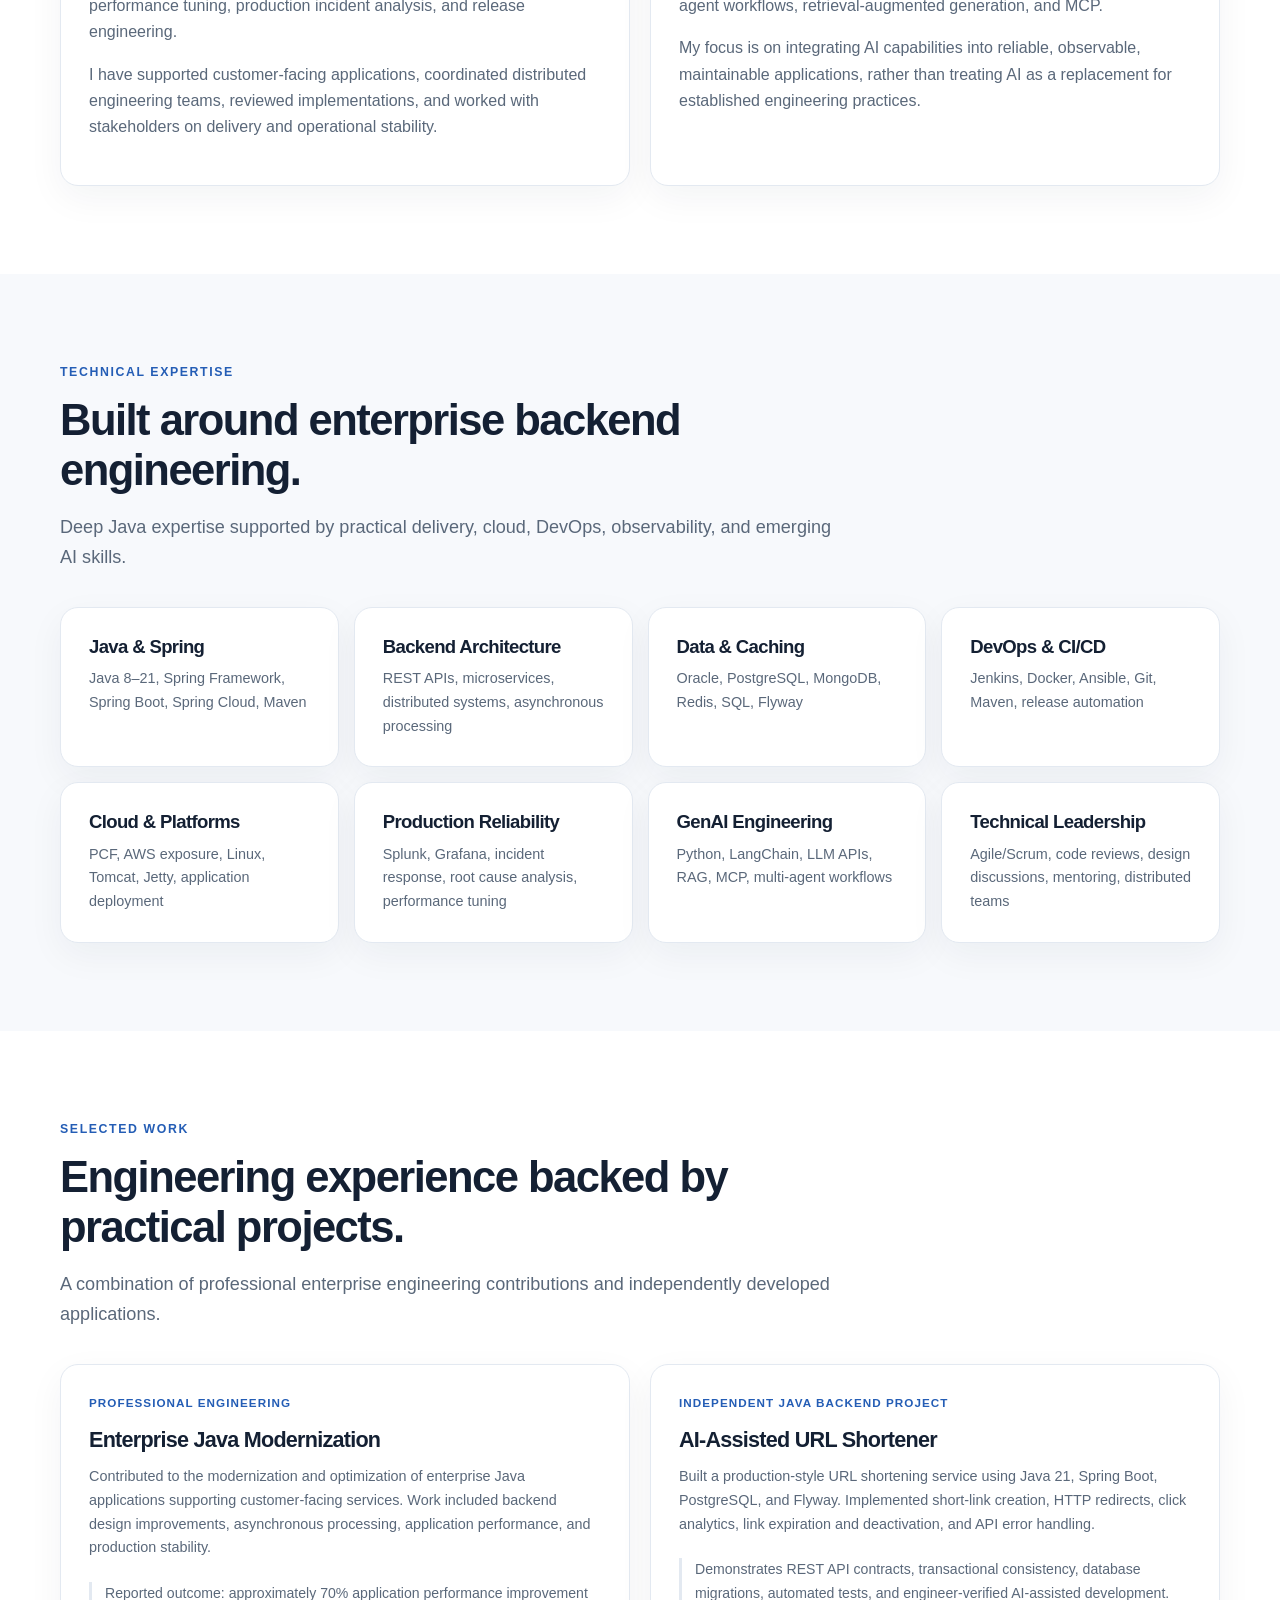
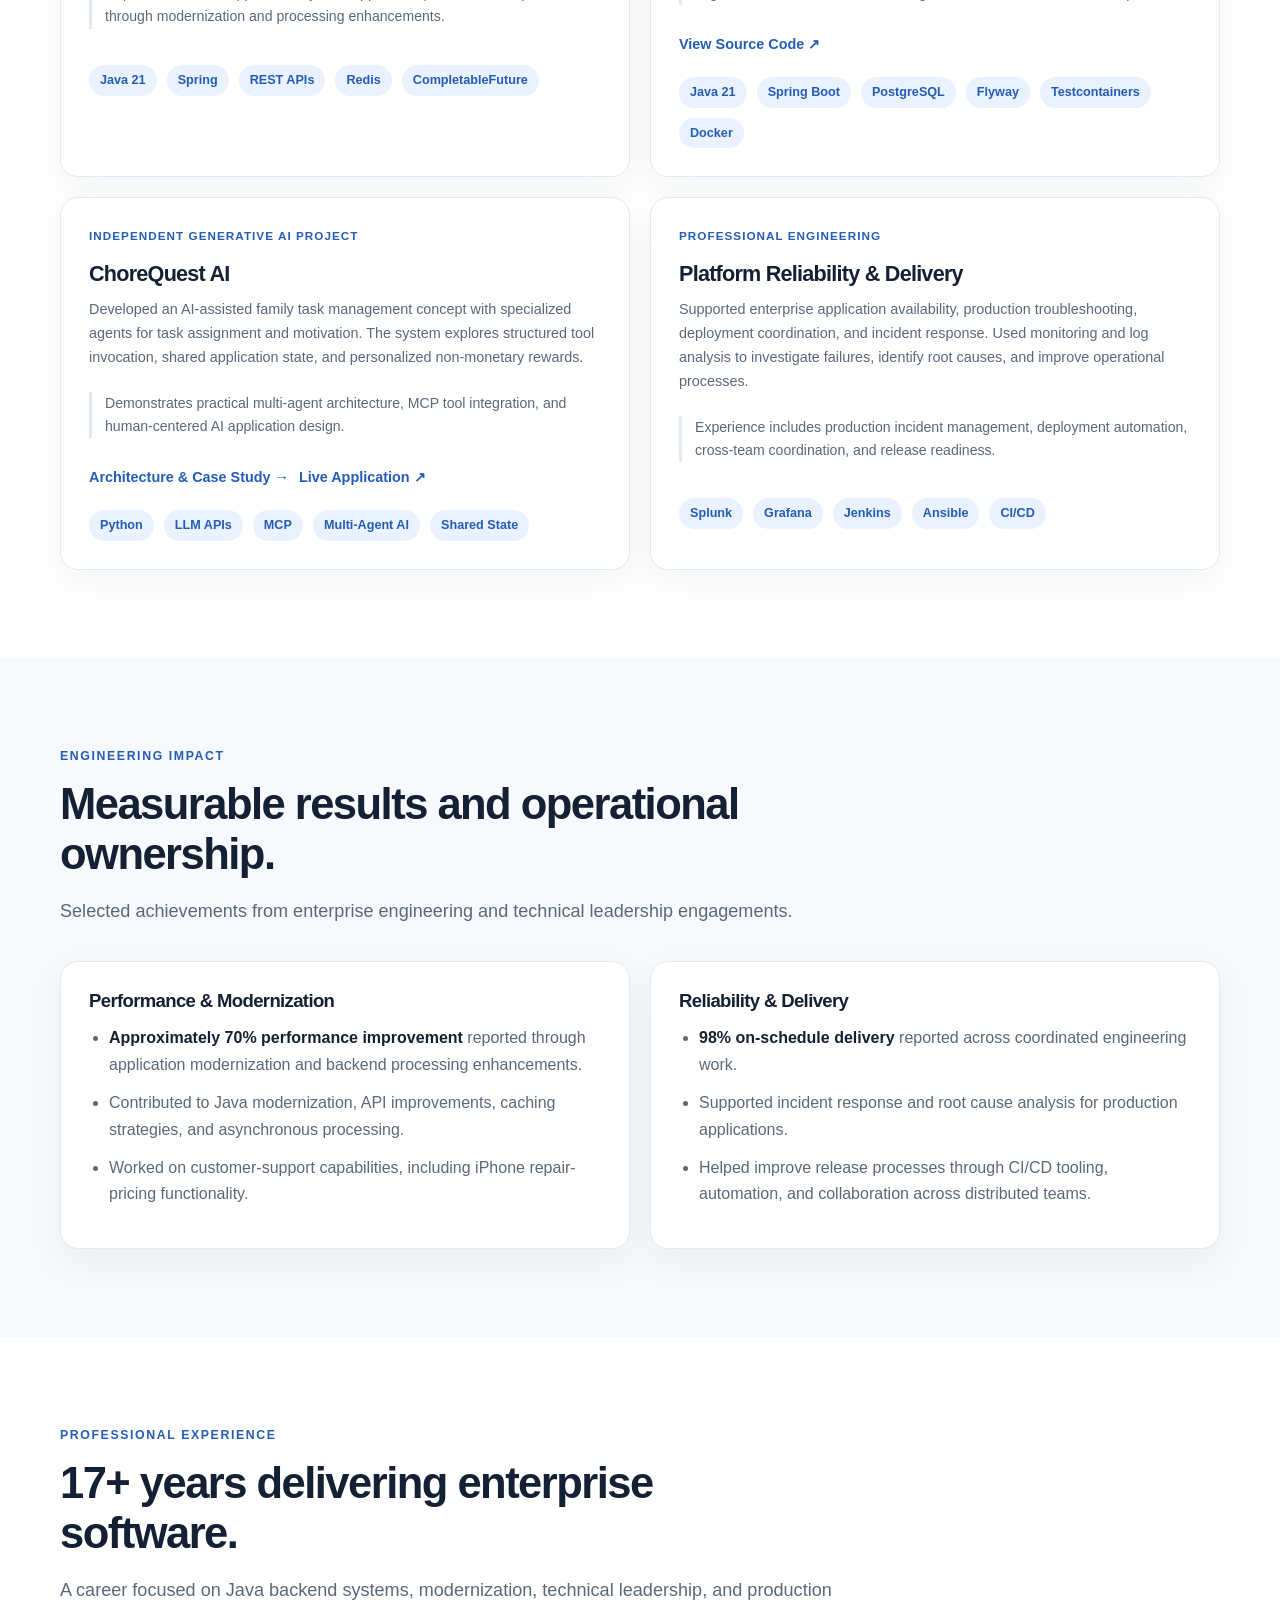
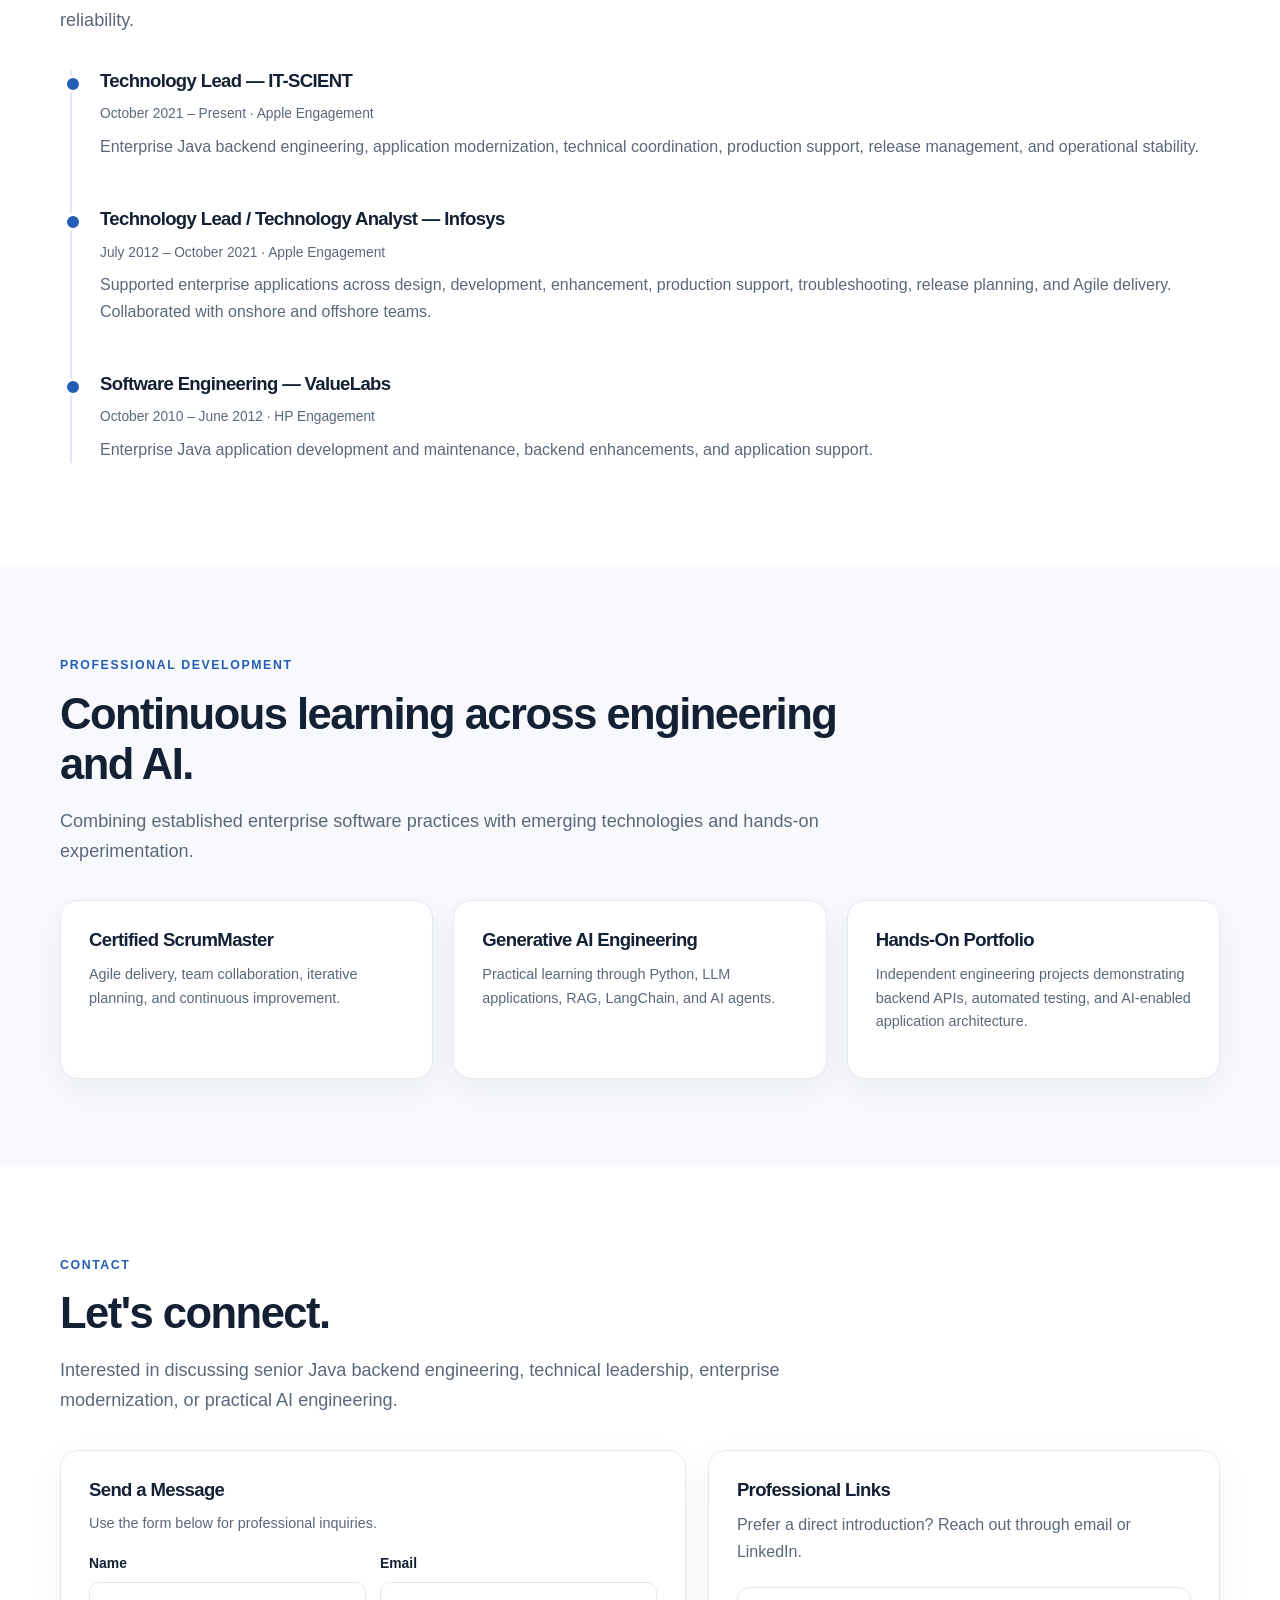
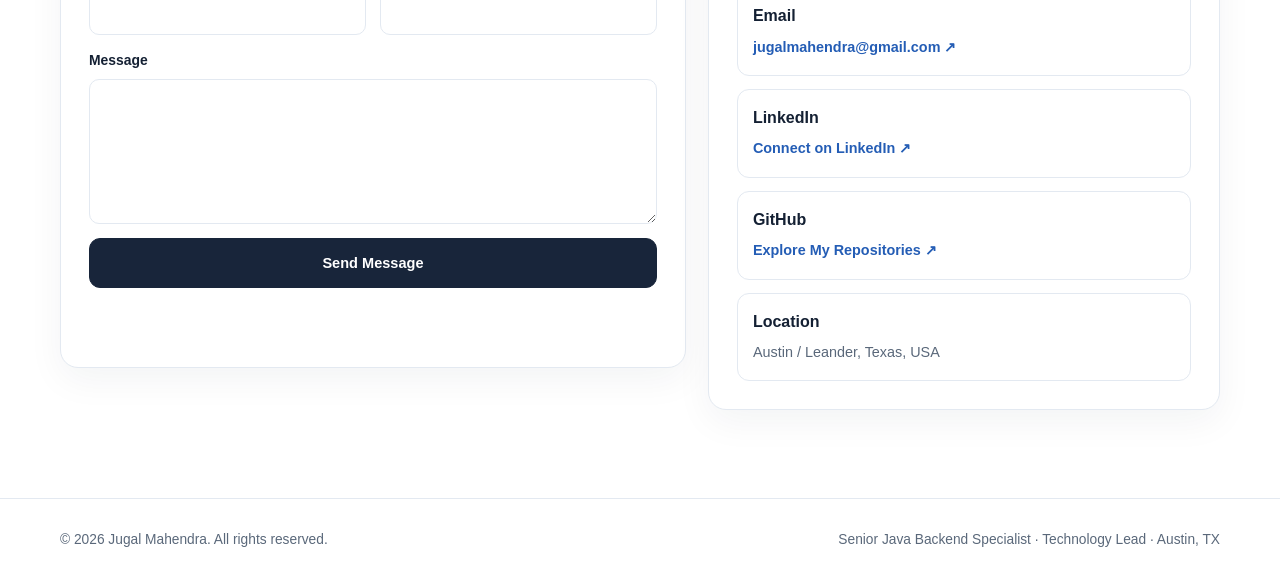
<file: chorequest.html>
<!DOCTYPE html>
<html lang="en">
<head>
  <meta charset="UTF-8">
  <meta name="viewport" content="width=device-width, initial-scale=1">
  <meta name="theme-color" content="#ffffff">
  <meta name="robots" content="index, follow">

  <meta name="google-site-verification"
        content="kulXw9EekQB-znj5vqLneukkipNGbtLUuSbe7SC1vzQ">

  <title>Jugal Mahendra | Senior Java Backend Specialist & Technology Lead</title>

  <meta name="description"
        content="Jugal Mahendra is a Senior Java Backend Specialist and Technology Lead with 17+ years of enterprise engineering experience, including 12+ years supporting Apple projects. Expertise in Java 21, Spring Boot, microservices, production reliability, and GenAI.">

  <link rel="canonical" href="https://jugalmahendra.github.io/">

  <meta property="og:type" content="website">
  <meta property="og:title"
        content="Jugal Mahendra | Senior Java Backend Specialist & Technology Lead">
  <meta property="og:description"
        content="17+ years in enterprise Java engineering, technical leadership, modernization, production reliability, and practical GenAI.">
  <meta property="og:url" content="https://jugalmahendra.github.io/">

  <meta name="twitter:card" content="summary">

  <script type="application/ld+json">
  {
    "@context": "https://schema.org",
    "@type": "Person",
    "name": "Jugal Mahendra",
    "url": "https://jugalmahendra.github.io/",
    "jobTitle": "Technology Lead",
    "description": "Senior Java Backend Specialist and Technology Lead with 17+ years of enterprise engineering experience.",
    "sameAs": [
      "https://www.linkedin.com/in/jugal-mahendra",
      "https://github.com/JugalMahendra"
    ],
    "knowsAbout": [
      "Java",
      "Spring Boot",
      "Microservices",
      "REST APIs",
      "Enterprise Modernization",
      "Production Reliability",
      "CI/CD",
      "Generative AI",
      "LangChain",
      "Retrieval-Augmented Generation",
      "Model Context Protocol"
    ]
  }
  </script>

  <script>
    (function () {
      var saved = null;
      try {
        saved = localStorage.getItem("portfolio-theme");
      } catch (e) {}

      var dark = window.matchMedia(
        "(prefers-color-scheme: dark)"
      ).matches;

      document.documentElement.dataset.theme =
        saved === "dark" || (saved !== "light" && dark)
          ? "dark"
          : "light";
    })();
  </script>

  <style>
    :root {
      color-scheme: light;
      --bg: #ffffff;
      --surface: #ffffff;
      --soft: #f7f9fc;
      --text: #142033;
      --muted: #5a687a;
      --line: #e3e9f1;
      --accent: #245db5;
      --accent-soft: #eaf1ff;
      --button: #18253a;
      --button-text: #ffffff;
      --hero-end: #edf4ff;
      --shadow: 0 12px 36px rgba(20,38,64,.05);
      --success: #15803d;
      --error: #b91c1c;
    }

    html[data-theme="dark"] {
      color-scheme: dark;
      --bg: #0b1220;
      --surface: #142033;
      --soft: #101b2d;
      --text: #f1f5fb;
      --muted: #b2bfd0;
      --line: #29394e;
      --accent: #a4c8ff;
      --accent-soft: #233b5b;
      --button: #e6eefb;
      --button-text: #101827;
      --hero-end: #152b4b;
      --shadow: 0 12px 36px rgba(0,0,0,.18);
      --success: #86efac;
      --error: #fca5a5;
    }

    * {
      box-sizing: border-box;
    }

    html {
      scroll-behavior: smooth;
      scroll-padding-top: 90px;
    }

    body {
      margin: 0;
      background: var(--bg);
      color: var(--text);
      font-family: -apple-system, BlinkMacSystemFont,
        "Segoe UI", Helvetica, Arial, sans-serif;
      line-height: 1.65;
      -webkit-font-smoothing: antialiased;
    }

    a {
      color: inherit;
      text-decoration: none;
    }

    button, input, textarea {
      font: inherit;
    }

    button {
      cursor: pointer;
    }

    .container {
      width: min(92%, 1160px);
      margin: auto;
    }

    .section {
      padding: 88px 0;
    }

    .section.soft {
      background: var(--soft);
    }

    h1, h2, h3 {
      line-height: 1.15;
      letter-spacing: -.035em;
    }

    h1 {
      font-size: clamp(2.7rem, 5.6vw, 5.1rem);
      margin: 0 0 22px;
    }

    h2 {
      font-size: clamp(2rem, 3.4vw, 3rem);
      margin: 0 0 18px;
    }

    h3 {
      font-size: 1.16rem;
      margin: 0 0 12px;
    }

    p {
      margin: 0 0 16px;
    }

    .eyebrow {
      font-size: .77rem;
      font-weight: 750;
      text-transform: uppercase;
      letter-spacing: .13em;
      color: var(--accent);
      margin-bottom: 13px;
    }

    .lead {
      font-size: 1.13rem;
      color: var(--muted);
    }

    .muted {
      color: var(--muted);
    }

    .small {
      font-size: .9rem;
    }

    .section-intro {
      max-width: 780px;
      margin-bottom: 34px;
    }

    .grid {
      display: grid;
      gap: 20px;
    }

    .grid-2 {
      grid-template-columns: repeat(2, minmax(0, 1fr));
    }

    .grid-3 {
      grid-template-columns: repeat(3, minmax(0, 1fr));
    }

    .card {
      padding: 28px;
      background: var(--surface);
      border: 1px solid var(--line);
      border-radius: 18px;
      box-shadow: var(--shadow);
    }

    .btn {
      display: inline-flex;
      align-items: center;
      justify-content: center;
      padding: 12px 19px;
      gap: 8px;
      border-radius: 11px;
      border: 1px solid var(--line);
      background: var(--surface);
      color: var(--text);
      font-weight: 650;
      font-size: .91rem;
      transition: transform .2s, box-shadow .2s;
    }

    .btn:hover {
      transform: translateY(-2px);
      box-shadow: 0 8px 22px rgba(0,0,0,.08);
    }

    .btn.primary {
      background: var(--button);
      color: var(--button-text);
      border-color: var(--button);
    }

    .btn:disabled {
      opacity: .65;
      cursor: wait;
    }

    .actions, .tags, .links {
      display: flex;
      flex-wrap: wrap;
      gap: 10px;
    }

    .tags {
      margin-top: 18px;
    }

    .tag {
      display: inline-block;
      padding: 5px 11px;
      border-radius: 25px;
      background: var(--accent-soft);
      color: var(--accent);
      font-size: .79rem;
      font-weight: 600;
    }

    .text-link {
      color: var(--accent);
      font-size: .9rem;
      font-weight: 700;
    }

    .text-link:hover {
      text-decoration: underline;
    }

    a:focus-visible,
    button:focus-visible,
    input:focus-visible,
    textarea:focus-visible {
      outline: 3px solid var(--accent);
      outline-offset: 3px;
    }

    /* HEADER */

    .site-header {
      position: sticky;
      top: 0;
      z-index: 20;
      background: var(--bg);
      border-bottom: 1px solid var(--line);
    }

    .nav {
      min-height: 72px;
      display: flex;
      align-items: center;
      justify-content: space-between;
      gap: 20px;
    }

    .brand {
      display: flex;
      align-items: center;
      gap: 10px;
      font-weight: 750;
      white-space: nowrap;
    }

    .brand-mark {
      width: 36px;
      height: 36px;
      border-radius: 10px;
      display: grid;
      place-items: center;
      background: #243654;
      color: #ffffff;
    }

    .nav-right, .nav-links {
      display: flex;
      align-items: center;
      gap: 18px;
    }

    .nav-links a {
      font-size: .87rem;
      font-weight: 600;
      color: var(--muted);
    }

    .nav-links a:hover {
      color: var(--accent);
    }

    .theme-toggle, .menu-toggle {
      background: var(--soft);
      color: var(--text);
      border: 1px solid var(--line);
      border-radius: 10px;
      padding: 9px 12px;
      font-size: .86rem;
      font-weight: 650;
    }

    .menu-toggle {
      display: none;
    }

    .skip-link {
      position: fixed;
      top: 10px;
      left: 10px;
      z-index: 100;
      transform: translateY(-160%);
      padding: 12px;
      border-radius: 8px;
      background: var(--surface);
      color: var(--text);
    }

    .skip-link:focus {
      transform: translateY(0);
    }

    /* HERO */

    .hero {
      padding: 110px 0 75px;
      background: linear-gradient(
        120deg,
        var(--bg) 43%,
        var(--hero-end)
      );
    }

    .hero-inner {
      max-width: 980px;
    }

    .hero h1 {
      max-width: 900px;
    }

    .hero .lead {
      max-width: 800px;
      font-size: 1.18rem;
    }

    .hero .actions {
      margin-top: 28px;
    }

    .hero-details {
      margin-top: 23px;
      font-size: .89rem;
      color: var(--muted);
    }

    .status {
      display: inline-flex;
      align-items: center;
      gap: 9px;
      border-radius: 30px;
      padding: 8px 13px;
      background: var(--accent-soft);
      color: var(--accent);
      font-size: .83rem;
      font-weight: 650;
      margin-bottom: 24px;
    }

    .status-dot {
      width: 8px;
      height: 8px;
      background: #22c55e;
      border-radius: 50%;
    }

    /* METRICS */

    .metrics {
      padding: 42px 0 58px;
      border-bottom: 1px solid var(--line);
    }

    .metrics-grid {
      display: grid;
      grid-template-columns: repeat(4, 1fr);
    }

    .metric {
      padding: 5px 26px;
      border-right: 1px solid var(--line);
    }

    .metric:first-child {
      padding-left: 0;
    }

    .metric:last-child {
      border-right: 0;
    }

    .metric strong {
      display: block;
      font-size: clamp(1.9rem, 3vw, 2.65rem);
      line-height: 1.2;
      letter-spacing: -.05em;
    }

    .metric span {
      font-size: .87rem;
      color: var(--muted);
    }

    /* SKILLS */

    .skills-grid {
      display: grid;
      grid-template-columns: repeat(4, minmax(0, 1fr));
      gap: 15px;
    }

    .skill-card h3 {
      margin-bottom: 10px;
    }

    .skill-card p {
      margin: 0;
      color: var(--muted);
      font-size: .9rem;
    }

    /* PROJECTS */

    .project-card {
      display: flex;
      flex-direction: column;
      min-width: 0;
    }

    .project-label {
      color: var(--accent);
      font-size: .73rem;
      font-weight: 750;
      letter-spacing: .09em;
      text-transform: uppercase;
      margin-bottom: 16px;
    }

    .project-card h3 {
      font-size: 1.35rem;
    }

    .project-card .note {
      font-size: .88rem;
      color: var(--muted);
      border-left: 3px solid var(--line);
      padding-left: 13px;
      margin-top: 6px;
    }

    .project-card .links {
      margin-top: auto;
      padding-top: 12px;
    }

    .project-card .tags {
      margin-top: 20px;
    }

    /* ACHIEVEMENTS */

    .impact-list {
      padding-left: 20px;
      margin: 14px 0 0;
    }

    .impact-list li {
      margin-bottom: 12px;
      color: var(--muted);
    }

    .impact-list strong {
      color: var(--text);
    }

    /* EXPERIENCE */

    .timeline {
      border-left: 2px solid var(--line);
      margin-left: 10px;
      padding-left: 28px;
    }

    .timeline-item {
      position: relative;
      padding-bottom: 32px;
    }

    .timeline-item:last-child {
      padding-bottom: 0;
    }

    .timeline-item::before {
      content: "";
      position: absolute;
      left: -36px;
      top: 5px;
      width: 12px;
      height: 12px;
      border-radius: 50%;
      background: var(--accent);
      border: 3px solid var(--bg);
    }

    .timeline-meta {
      color: var(--muted);
      font-size: .86rem;
      margin-bottom: 8px;
    }

    /* CONTACT */

    .contact-grid {
      display: grid;
      grid-template-columns: 1.1fr .9fr;
      gap: 22px;
      align-items: start;
    }

    .contact-form {
      display: grid;
      gap: 14px;
    }

    .form-grid {
      display: grid;
      grid-template-columns: 1fr 1fr;
      gap: 14px;
    }

    .field {
      display: grid;
      gap: 7px;
    }

    .field label {
      font-size: .87rem;
      font-weight: 650;
    }

    .field input,
    .field textarea {
      width: 100%;
      background: var(--bg);
      color: var(--text);
      border: 1px solid var(--line);
      border-radius: 10px;
      padding: 12px 13px;
    }

    .field textarea {
      min-height: 145px;
      resize: vertical;
    }

    .form-message {
      font-size: .88rem;
      min-height: 1.5em;
    }

    .form-message.success {
      color: var(--success);
    }

    .form-message.error {
      color: var(--error);
    }

    .contact-options {
      display: grid;
      gap: 13px;
      margin-top: 22px;
    }

    .contact-option {
      border: 1px solid var(--line);
      padding: 15px;
      border-radius: 12px;
      overflow-wrap: anywhere;
    }

    .contact-option strong {
      display: block;
      margin-bottom: 4px;
    }

    /* FOOTER */

    footer {
      border-top: 1px solid var(--line);
      padding: 30px 0;
      color: var(--muted);
      font-size: .86rem;
    }

    .footer-inner {
      display: flex;
      justify-content: space-between;
      gap: 20px;
      flex-wrap: wrap;
    }

    /* RESPONSIVE */

    @media (max-width: 1000px) {
      .skills-grid {
        grid-template-columns: repeat(2, minmax(0, 1fr));
      }

      .grid-3 {
        grid-template-columns: repeat(2, minmax(0, 1fr));
      }

      .nav-links {
        gap: 12px;
      }
    }

    @media (max-width: 760px) {
      .section {
        padding: 65px 0;
      }

      .hero {
        padding: 78px 0 60px;
      }

      .menu-toggle {
        display: inline-block;
      }

      .nav-right {
        gap: 9px;
      }

      .nav-links {
        display: none;
        position: absolute;
        top: 72px;
        left: 0;
        right: 0;
        padding: 20px 5%;
        background: var(--bg);
        border-bottom: 1px solid var(--line);
        flex-direction: column;
        align-items: stretch;
        gap: 16px;
      }

      .nav-links.open {
        display: flex;
      }

      .grid-2,
      .grid-3,
      .contact-grid {
        grid-template-columns: 1fr;
      }

      .metrics-grid {
        grid-template-columns: repeat(2, 1fr);
      }

      .metric {
        padding: 18px;
        border-right: 0;
        border-bottom: 1px solid var(--line);
      }

      .metric:first-child {
        padding-left: 18px;
      }

      .form-grid {
        grid-template-columns: 1fr;
      }
    }

    @media (max-width: 480px) {
      .skills-grid {
        grid-template-columns: 1fr;
      }

      .card {
        padding: 22px;
      }

      .brand-name {
        font-size: .88rem;
      }

      .theme-toggle,
      .menu-toggle {
        padding: 8px 10px;
      }
    }

    @media (prefers-reduced-motion: reduce) {
      html {
        scroll-behavior: auto;
      }

      *,
      *::before,
      *::after {
        transition-duration: .01ms !important;
        animation-duration: .01ms !important;
      }
    }
  </style>
</head>

<body>

  <a class="skip-link" href="#main">
    Skip to main content
  </a>

  <!-- HEADER -->
  <header class="site-header">
    <nav class="container nav" aria-label="Main navigation">

      <a class="brand" href="#home">
        <span class="brand-mark">JM</span>
        <span class="brand-name">Jugal Mahendra</span>
      </a>

      <div class="nav-right">

        <div class="nav-links" id="navLinks">
          <a href="#about">About</a>
          <a href="#expertise">Expertise</a>
          <a href="#projects">Projects</a>
          <a href="#experience">Experience</a>
          <a href="#contact">Contact</a>
        </div>

        <button
          class="theme-toggle"
          type="button"
          id="themeToggle"
          aria-label="Toggle dark mode">
          Theme
        </button>

        <button
          class="menu-toggle"
          type="button"
          id="menuToggle"
          aria-controls="navLinks"
          aria-expanded="false">
          Menu
        </button>

      </div>
    </nav>
  </header>

  <main id="main">

    <!-- HERO -->
    <section id="home" class="hero">
      <div class="container hero-inner">

        <div class="status">
          <span class="status-dot" aria-hidden="true"></span>
          Austin, Texas Metro · Senior Backend & Technical Leadership
        </div>

        <div class="eyebrow">
          Enterprise Java Engineering · Technical Leadership · GenAI
        </div>

        <h1>
          Senior Java Backend Specialist &amp; Technology Lead.
        </h1>

        <p class="lead">
          I build, modernize, and operate enterprise software
          systems. With 17+ years of engineering experience,
          including 12+ years supporting Apple projects,
          I specialize in Java 21, Spring Boot, microservices,
          performance optimization, production reliability,
          and technical delivery.
        </p>

        <p class="lead">
          I also develop practical AI-enabled applications
          using Python, LLM APIs, agent orchestration,
          retrieval-augmented generation, and MCP tools.
        </p>

        <div class="actions">
          <a class="btn primary" href="#projects">
            Explore My Work
          </a>

          <a class="btn" href="mailto:jugalmahendra@gmail.com">
            Email Me
          </a>

          <a class="btn"
             href="https://www.linkedin.com/in/jugal-mahendra"
             target="_blank"
             rel="noopener noreferrer">
            LinkedIn ↗
          </a>
        </div>

        <p class="hero-details">
          Java 21 · Spring Boot · REST APIs · Microservices ·
          Redis · CI/CD · Production Reliability · Python · GenAI
        </p>

      </div>
    </section>

    <!-- CAREER METRICS -->
    <section class="metrics" aria-label="Career highlights">
      <div class="container metrics-grid">

        <div class="metric">
          <strong>17+</strong>
          <span>Years in enterprise engineering</span>
        </div>

        <div class="metric">
          <strong>12+</strong>
          <span>Years supporting Apple projects</span>
        </div>

        <div class="metric">
          <strong>70%</strong>
          <span>Reported application performance improvement</span>
        </div>

        <div class="metric">
          <strong>98%</strong>
          <span>Reported on-schedule delivery</span>
        </div>

      </div>
    </section>

    <!-- ABOUT -->
    <section id="about" class="section">
      <div class="container">

        <div class="section-intro">
          <div class="eyebrow">About Me</div>

          <h2>
            Engineering depth. Delivery ownership.
            Practical innovation.
          </h2>

          <p class="lead">
            I am a Technology Lead and Senior Java Backend
            Specialist with experience delivering and supporting
            enterprise applications across the full software lifecycle.
          </p>
        </div>

        <div class="grid grid-2">

          <div class="card">
            <h3>Enterprise Engineering</h3>

            <p class="muted">
              My background includes Java application modernization,
              RESTful services, distributed systems, caching,
              asynchronous processing, performance tuning,
              production incident analysis, and release engineering.
            </p>

            <p class="muted">
              I have supported customer-facing applications,
              coordinated distributed engineering teams,
              reviewed implementations, and worked with stakeholders
              on delivery and operational stability.
            </p>
          </div>

          <div class="card">
            <h3>AI-Enabled Engineering</h3>

            <p class="muted">
              I am extending my backend engineering expertise
              into Generative AI through hands-on projects involving
              Python, LLM integration, multi-agent workflows,
              retrieval-augmented generation, and MCP.
            </p>

            <p class="muted">
              My focus is on integrating AI capabilities into
              reliable, observable, maintainable applications,
              rather than treating AI as a replacement for
              established engineering practices.
            </p>
          </div>

        </div>
      </div>
    </section>

    <!-- EXPERTISE -->
    <section id="expertise" class="section soft">
      <div class="container">

        <div class="section-intro">
          <div class="eyebrow">Technical Expertise</div>

          <h2>
            Built around enterprise backend engineering.
          </h2>

          <p class="lead">
            Deep Java expertise supported by practical delivery,
            cloud, DevOps, observability, and emerging AI skills.
          </p>
        </div>

        <div class="skills-grid">

          <div class="card skill-card">
            <h3>Java &amp; Spring</h3>
            <p>
              Java 8–21, Spring Framework, Spring Boot,
              Spring Cloud, Maven
            </p>
          </div>

          <div class="card skill-card">
            <h3>Backend Architecture</h3>
            <p>
              REST APIs, microservices, distributed systems,
              asynchronous processing
            </p>
          </div>

          <div class="card skill-card">
            <h3>Data &amp; Caching</h3>
            <p>
              Oracle, PostgreSQL, MongoDB,
              Redis, SQL, Flyway
            </p>
          </div>

          <div class="card skill-card">
            <h3>DevOps &amp; CI/CD</h3>
            <p>
              Jenkins, Docker, Ansible, Git,
              Maven, release automation
            </p>
          </div>

          <div class="card skill-card">
            <h3>Cloud &amp; Platforms</h3>
            <p>
              PCF, AWS exposure, Linux, Tomcat,
              Jetty, application deployment
            </p>
          </div>

          <div class="card skill-card">
            <h3>Production Reliability</h3>
            <p>
              Splunk, Grafana, incident response,
              root cause analysis, performance tuning
            </p>
          </div>

          <div class="card skill-card">
            <h3>GenAI Engineering</h3>
            <p>
              Python, LangChain, LLM APIs,
              RAG, MCP, multi-agent workflows
            </p>
          </div>

          <div class="card skill-card">
            <h3>Technical Leadership</h3>
            <p>
              Agile/Scrum, code reviews, design discussions,
              mentoring, distributed teams
            </p>
          </div>

        </div>
      </div>
    </section>

    <!-- SELECTED PROJECTS -->
    <section id="projects" class="section">
      <div class="container">

        <div class="section-intro">
          <div class="eyebrow">Selected Work</div>

          <h2>
            Engineering experience backed by practical projects.
          </h2>

          <p class="lead">
            A combination of professional enterprise engineering
            contributions and independently developed applications.
          </p>
        </div>

        <div class="grid grid-2">

          <!-- PROJECT 1 -->
          <article class="card project-card">

            <div class="project-label">
              Professional Engineering
            </div>

            <h3>Enterprise Java Modernization</h3>

            <p class="muted small">
              Contributed to the modernization and optimization
              of enterprise Java applications supporting
              customer-facing services. Work included backend
              design improvements, asynchronous processing,
              application performance, and production stability.
            </p>

            <p class="note">
              Reported outcome: approximately 70% application
              performance improvement through modernization
              and processing enhancements.
            </p>

            <div class="tags">
              <span class="tag">Java 21</span>
              <span class="tag">Spring</span>
              <span class="tag">REST APIs</span>
              <span class="tag">Redis</span>
              <span class="tag">CompletableFuture</span>
            </div>

          </article>

          <!-- PROJECT 2: JAVA URL SHORTENER -->
          <article class="card project-card">

            <div class="project-label">
              Independent Java Backend Project
            </div>

            <h3>AI-Assisted URL Shortener</h3>

            <p class="muted small">
              Built a production-style URL shortening service
              using Java 21, Spring Boot, PostgreSQL, and Flyway.
              Implemented short-link creation, HTTP redirects,
              click analytics, link expiration and deactivation,
              and API error handling.
            </p>

            <p class="note">
              Demonstrates REST API contracts, transactional
              consistency, database migrations, automated tests,
              and engineer-verified AI-assisted development.
            </p>

            <div class="links">
              <a class="text-link"
                 href="https://github.com/JugalMahendra/CS-ai-assisted-url-shortener"
                 target="_blank"
                 rel="noopener noreferrer">
                View Source Code ↗
              </a>
            </div>

            <div class="tags">
              <span class="tag">Java 21</span>
              <span class="tag">Spring Boot</span>
              <span class="tag">PostgreSQL</span>
              <span class="tag">Flyway</span>
              <span class="tag">Testcontainers</span>
              <span class="tag">Docker</span>
            </div>

          </article>

          <!-- PROJECT 3: CHOREQUEST AI -->
          <article class="card project-card">

            <div class="project-label">
              Independent Generative AI Project
            </div>

            <h3>ChoreQuest AI</h3>

            <p class="muted small">
              Developed an AI-assisted family task management
              concept with specialized agents for task assignment
              and motivation. The system explores structured tool
              invocation, shared application state, and
              personalized non-monetary rewards.
            </p>

            <p class="note">
              Demonstrates practical multi-agent architecture,
              MCP tool integration, and human-centered
              AI application design.
            </p>

            <div class="links">
              <a class="text-link" href="chorequest.html">
                Architecture &amp; Case Study →
              </a>

              <a class="text-link"
                 href="https://chorequest-web-bay.vercel.app/"
                 target="_blank"
                 rel="noopener noreferrer">
                Live Application ↗
              </a>
            </div>

            <div class="tags">
              <span class="tag">Python</span>
              <span class="tag">LLM APIs</span>
              <span class="tag">MCP</span>
              <span class="tag">Multi-Agent AI</span>
              <span class="tag">Shared State</span>
            </div>

          </article>

          <!-- PROJECT 4 -->
          <article class="card project-card">

            <div class="project-label">
              Professional Engineering
            </div>

            <h3>Platform Reliability &amp; Delivery</h3>

            <p class="muted small">
              Supported enterprise application availability,
              production troubleshooting, deployment coordination,
              and incident response. Used monitoring and log
              analysis to investigate failures, identify root
              causes, and improve operational processes.
            </p>

            <p class="note">
              Experience includes production incident management,
              deployment automation, cross-team coordination,
              and release readiness.
            </p>

            <div class="tags">
              <span class="tag">Splunk</span>
              <span class="tag">Grafana</span>
              <span class="tag">Jenkins</span>
              <span class="tag">Ansible</span>
              <span class="tag">CI/CD</span>
            </div>

          </article>

        </div>
      </div>
    </section>

    <!-- ENGINEERING IMPACT -->
    <section id="impact" class="section soft">
      <div class="container">

        <div class="section-intro">
          <div class="eyebrow">Engineering Impact</div>

          <h2>
            Measurable results and operational ownership.
          </h2>

          <p class="lead">
            Selected achievements from enterprise engineering
            and technical leadership engagements.
          </p>
        </div>

        <div class="grid grid-2">

          <div class="card">
            <h3>Performance &amp; Modernization</h3>

            <ul class="impact-list">
              <li>
                <strong>Approximately 70% performance improvement</strong>
                reported through application modernization
                and backend processing enhancements.
              </li>

              <li>
                Contributed to Java modernization, API
                improvements, caching strategies, and
                asynchronous processing.
              </li>

              <li>
                Worked on customer-support capabilities,
                including iPhone repair-pricing functionality.
              </li>
            </ul>
          </div>

          <div class="card">
            <h3>Reliability &amp; Delivery</h3>

            <ul class="impact-list">
              <li>
                <strong>98% on-schedule delivery</strong>
                reported across coordinated engineering work.
              </li>

              <li>
                Supported incident response and root cause
                analysis for production applications.
              </li>

              <li>
                Helped improve release processes through
                CI/CD tooling, automation, and collaboration
                across distributed teams.
              </li>
            </ul>
          </div>

        </div>
      </div>
    </section>

    <!-- PROFESSIONAL EXPERIENCE -->
    <section id="experience" class="section">
      <div class="container">

        <div class="section-intro">
          <div class="eyebrow">Professional Experience</div>

          <h2>
            17+ years delivering enterprise software.
          </h2>

          <p class="lead">
            A career focused on Java backend systems,
            modernization, technical leadership,
            and production reliability.
          </p>
        </div>

        <div class="timeline">

          <div class="timeline-item">
            <h3>Technology Lead — IT-SCIENT</h3>

            <div class="timeline-meta">
              October 2021 – Present · Apple Engagement
            </div>

            <p class="muted">
              Enterprise Java backend engineering, application
              modernization, technical coordination, production
              support, release management, and operational stability.
            </p>
          </div>

          <div class="timeline-item">
            <h3>
              Technology Lead / Technology Analyst — Infosys
            </h3>

            <div class="timeline-meta">
              July 2012 – October 2021 · Apple Engagement
            </div>

            <p class="muted">
              Supported enterprise applications across design,
              development, enhancement, production support,
              troubleshooting, release planning, and Agile delivery.
              Collaborated with onshore and offshore teams.
            </p>
          </div>

          <div class="timeline-item">
            <h3>Software Engineering — ValueLabs</h3>

            <div class="timeline-meta">
              October 2010 – June 2012 · HP Engagement
            </div>

            <p class="muted">
              Enterprise Java application development and
              maintenance, backend enhancements,
              and application support.
            </p>
          </div>

        </div>
      </div>
    </section>

    <!-- PROFESSIONAL DEVELOPMENT -->
    <section id="education" class="section soft">
      <div class="container">

        <div class="section-intro">
          <div class="eyebrow">Professional Development</div>

          <h2>
            Continuous learning across engineering and AI.
          </h2>

          <p class="lead">
            Combining established enterprise software practices
            with emerging technologies and hands-on experimentation.
          </p>
        </div>

        <div class="grid grid-3">

          <div class="card">
            <h3>Certified ScrumMaster</h3>
            <p class="muted small">
              Agile delivery, team collaboration,
              iterative planning, and continuous improvement.
            </p>
          </div>

          <div class="card">
            <h3>Generative AI Engineering</h3>
            <p class="muted small">
              Practical learning through Python, LLM
              applications, RAG, LangChain, and AI agents.
            </p>
          </div>

          <div class="card">
            <h3>Hands-On Portfolio</h3>
            <p class="muted small">
              Independent engineering projects demonstrating
              backend APIs, automated testing, and
              AI-enabled application architecture.
            </p>
          </div>

        </div>
      </div>
    </section>

    <!-- CONTACT -->
    <section id="contact" class="section">
      <div class="container">

        <div class="section-intro">
          <div class="eyebrow">Contact</div>

          <h2>Let's connect.</h2>

          <p class="lead">
            Interested in discussing senior Java backend
            engineering, technical leadership, enterprise
            modernization, or practical AI engineering.
          </p>
        </div>

        <div class="contact-grid">

          <div class="card">
            <h3>Send a Message</h3>

            <p class="muted small">
              Use the form below for professional inquiries.
            </p>

            <form
              id="contactForm"
              action="https://formspree.io/f/mgokzbee"
              method="POST"
              class="contact-form">

              <input
                type="hidden"
                name="_subject"
                value="Portfolio Contact — Jugal Mahendra">

              <div class="form-grid">

                <div class="field">
                  <label for="contactName">Name</label>
                  <input
                    id="contactName"
                    name="name"
                    type="text"
                    autocomplete="name"
                    required>
                </div>

                <div class="field">
                  <label for="contactEmail">Email</label>
                  <input
                    id="contactEmail"
                    name="email"
                    type="email"
                    autocomplete="email"
                    required>
                </div>

              </div>

              <div class="field">
                <label for="contactMessage">Message</label>

                <textarea
                  id="contactMessage"
                  name="message"
                  required
                  minlength="10"></textarea>
              </div>

              <button
                class="btn primary"
                id="contactSubmit"
                type="submit">
                Send Message
              </button>

              <p
                id="formMessage"
                class="form-message"
                role="status"
                aria-live="polite"></p>

            </form>
          </div>

          <aside class="card">

            <h3>Professional Links</h3>

            <p class="muted">
              Prefer a direct introduction? Reach out
              through email or LinkedIn.
            </p>

            <div class="contact-options">

              <div class="contact-option">
                <strong>Email</strong>

                <a class="text-link"
                   href="mailto:jugalmahendra@gmail.com">
                  jugalmahendra@gmail.com ↗
                </a>
              </div>

              <div class="contact-option">
                <strong>LinkedIn</strong>

                <a class="text-link"
                   href="https://www.linkedin.com/in/jugal-mahendra"
                   target="_blank"
                   rel="noopener noreferrer">
                  Connect on LinkedIn ↗
                </a>
              </div>

              <div class="contact-option">
                <strong>GitHub</strong>

                <a class="text-link"
                   href="https://github.com/JugalMahendra"
                   target="_blank"
                   rel="noopener noreferrer">
                  Explore My Repositories ↗
                </a>
              </div>

              <div class="contact-option">
                <strong>Location</strong>

                <span class="muted small">
                  Austin / Leander, Texas, USA
                </span>
              </div>

            </div>
          </aside>

        </div>
      </div>
    </section>

  </main>

  <!-- FOOTER -->
  <footer>
    <div class="container footer-inner">

      <span>
        © <span id="year"></span> Jugal Mahendra.
        All rights reserved.
      </span>

      <span>
        Senior Java Backend Specialist · Technology Lead · Austin, TX
      </span>

    </div>
  </footer>

  <!-- INTERACTIONS -->
  <script>
    (function () {
      "use strict";

      const root = document.documentElement;
      const themeToggle = document.getElementById("themeToggle");
      const menuToggle = document.getElementById("menuToggle");
      const navLinks = document.getElementById("navLinks");

      const year = document.getElementById("year");
      year.textContent = new Date().getFullYear();

      // Theme toggle
      function updateThemeButton() {
        const dark = root.dataset.theme === "dark";

        themeToggle.textContent = dark ? "☀ Light" : "☾ Dark";

        themeToggle.setAttribute(
          "aria-label",
          dark ? "Switch to light mode" : "Switch to dark mode"
        );

        themeToggle.setAttribute("aria-pressed", String(dark));
      }

      updateThemeButton();

      themeToggle.addEventListener("click", function () {
        const next = root.dataset.theme === "dark"
          ? "light"
          : "dark";

        root.dataset.theme = next;

        try {
          localStorage.setItem("portfolio-theme", next);
        } catch (e) {}

        updateThemeButton();
      });

      // Mobile navigation
      function closeMenu() {
        navLinks.classList.remove("open");
        menuToggle.setAttribute("aria-expanded", "false");
      }

      menuToggle.addEventListener("click", function () {
        const isOpen = navLinks.classList.toggle("open");

        menuToggle.setAttribute(
          "aria-expanded",
          String(isOpen)
        );
      });

      navLinks.querySelectorAll("a").forEach(function (link) {
        link.addEventListener("click", closeMenu);
      });

      document.addEventListener("keydown", function (event) {
        if (event.key === "Escape") {
          closeMenu();
        }
      });

      // Formspree contact form
      const form = document.getElementById("contactForm");
      const submitButton = document.getElementById("contactSubmit");
      const formMessage = document.getElementById("formMessage");

      form.addEventListener("submit", async function (event) {
        event.preventDefault();

        if (!form.reportValidity()) return;

        submitButton.disabled = true;
        submitButton.textContent = "Sending...";

        formMessage.textContent = "";
        formMessage.className = "form-message";

        try {
          const response = await fetch(form.action, {
            method: "POST",
            body: new FormData(form),
            headers: {
              "Accept": "application/json"
            }
          });

          if (!response.ok) {
            throw new Error("Submission failed");
          }

          formMessage.textContent =
            "Thank you. Your message has been submitted successfully.";

          formMessage.classList.add("success");
          form.reset();

        } catch (error) {
          formMessage.textContent =
            "Unable to send the message right now. " +
            "Please contact me directly by email.";

          formMessage.classList.add("error");

        } finally {
          submitButton.disabled = false;
          submitButton.textContent = "Send Message";
        }
      });

    })();
  </script>

</body>
</html>
</file>
